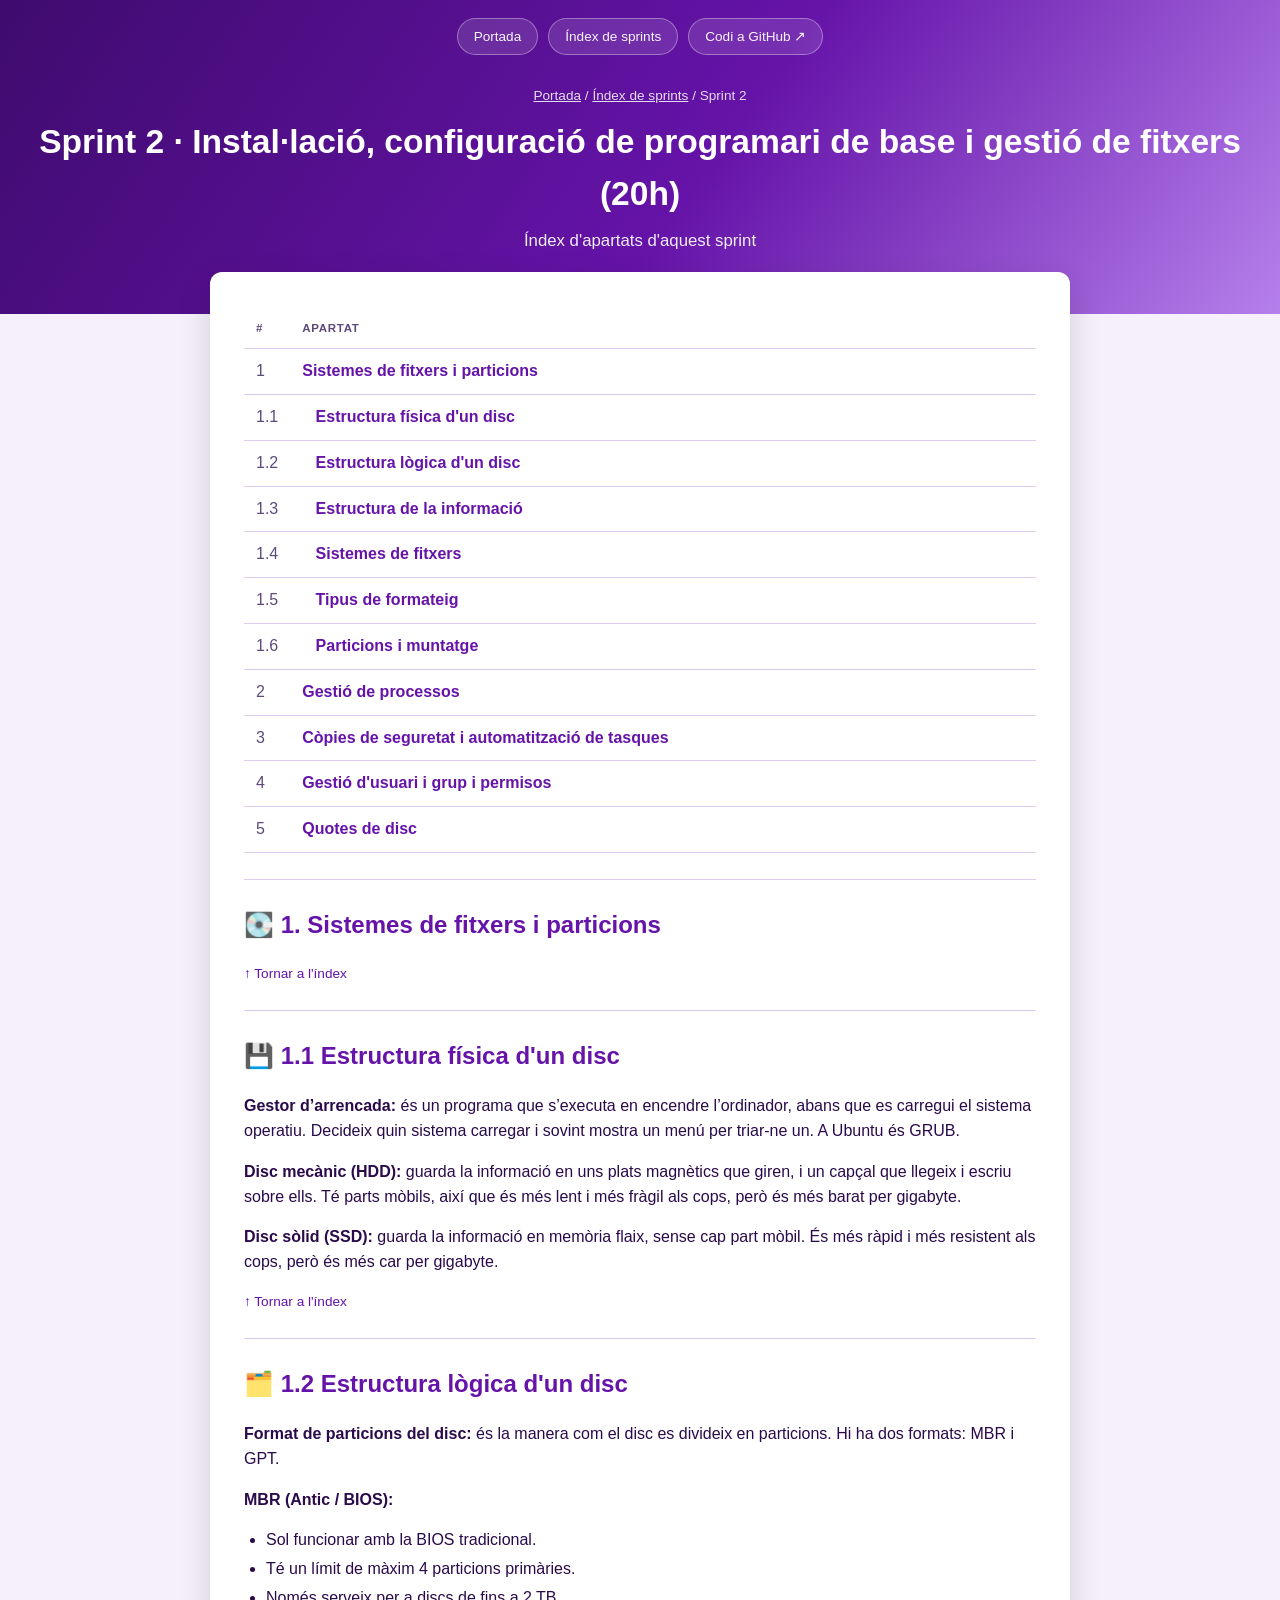
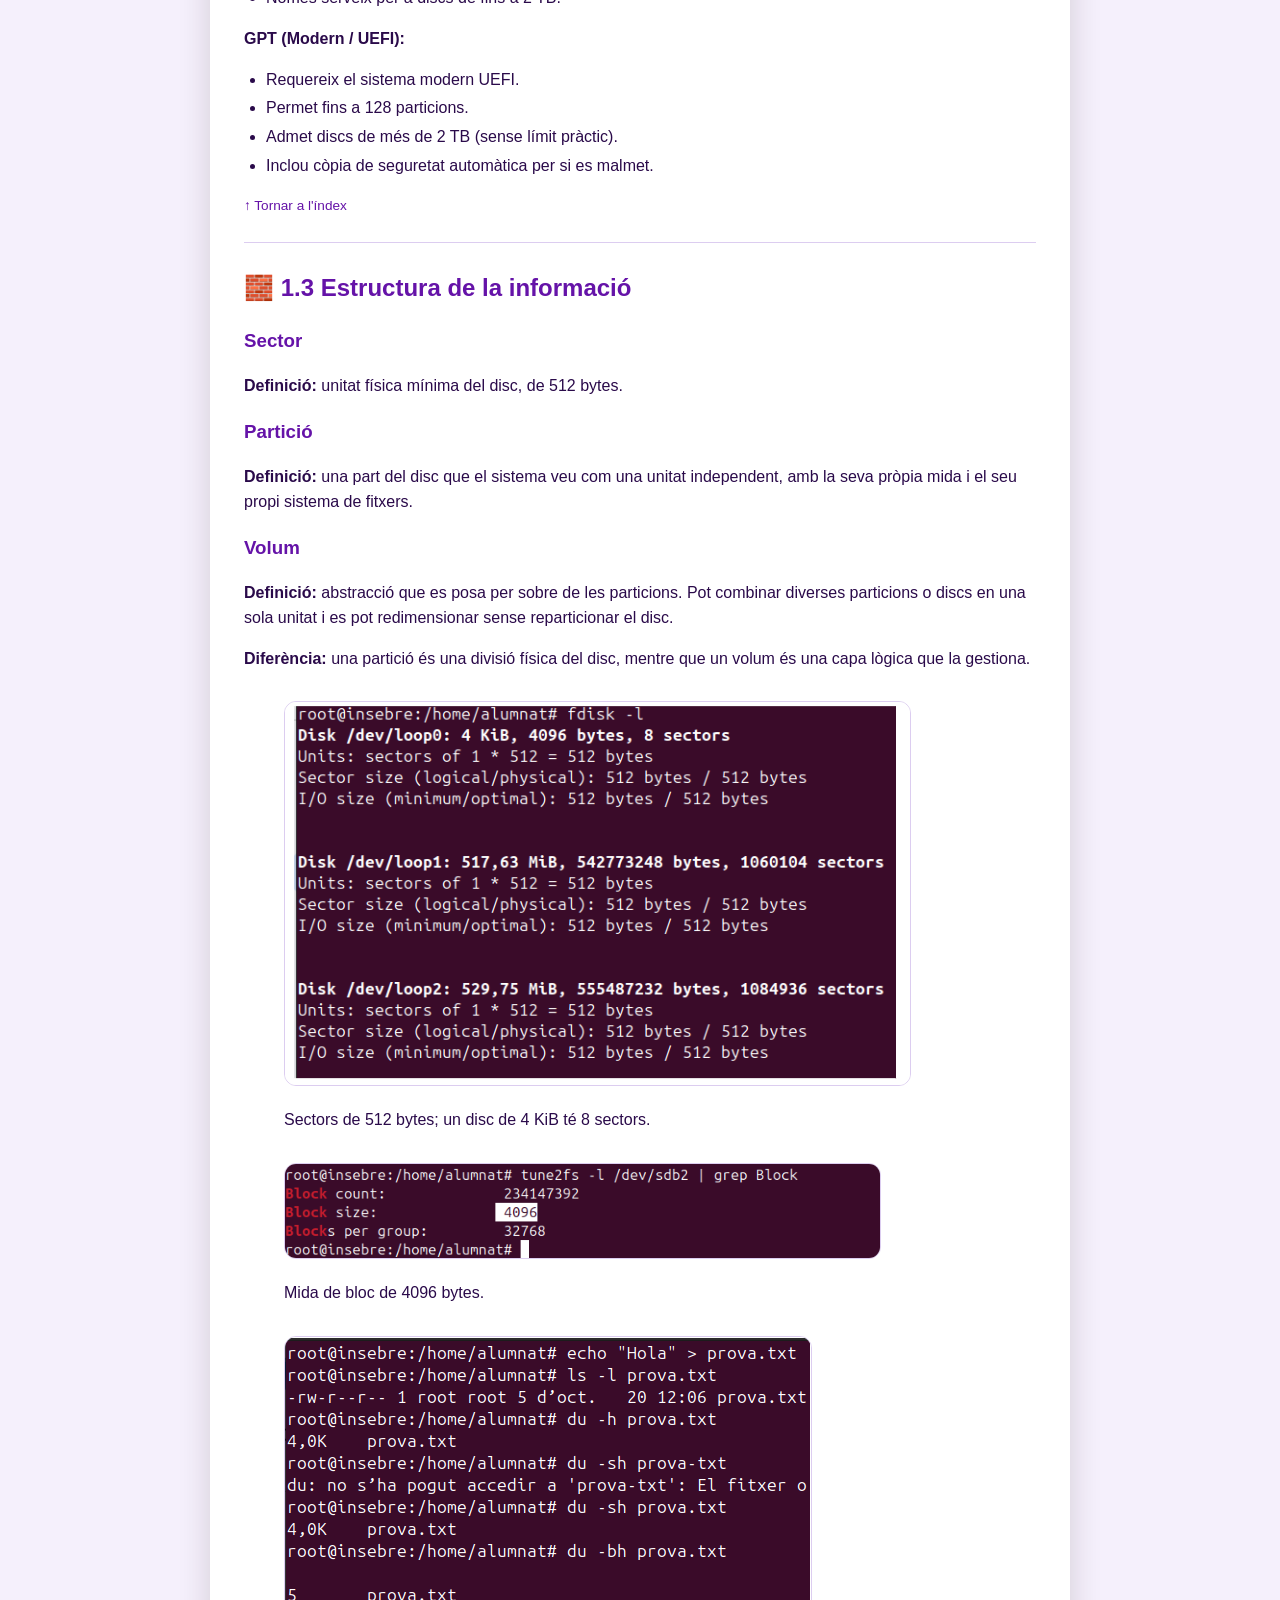
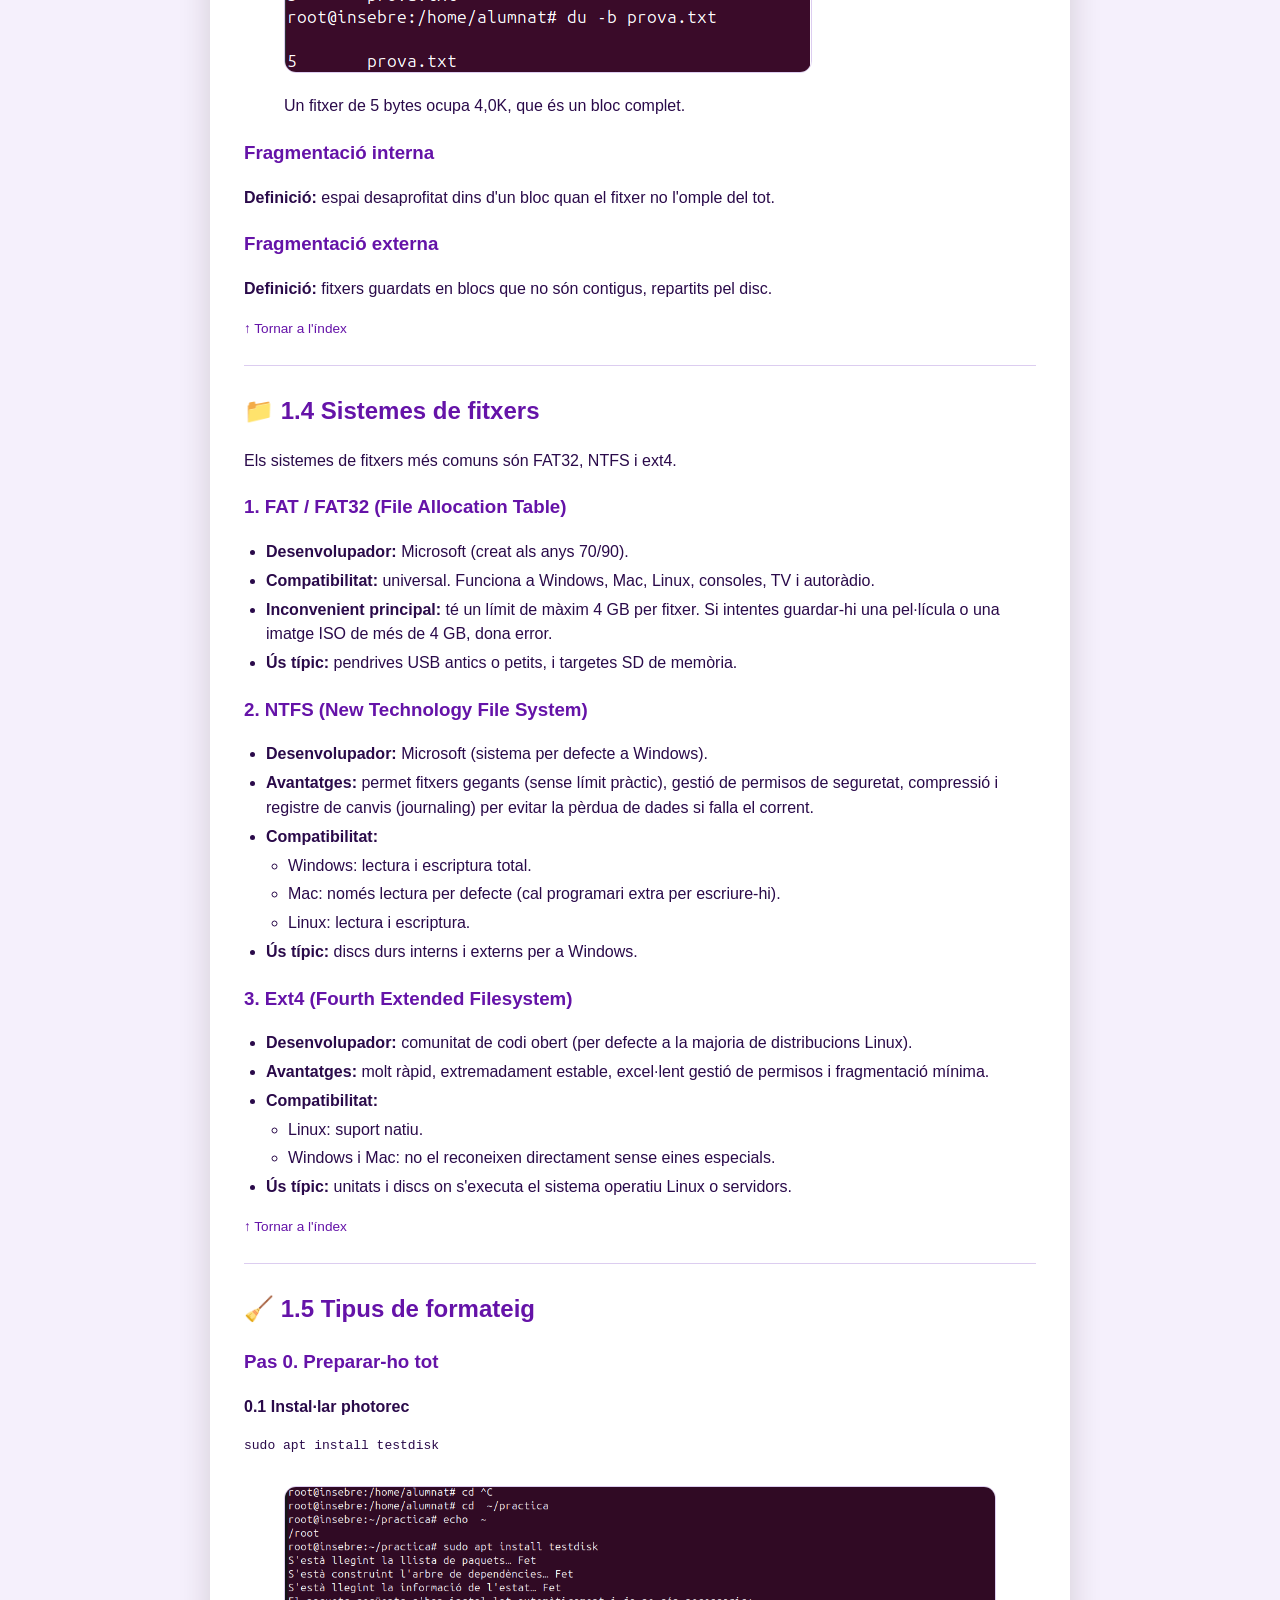
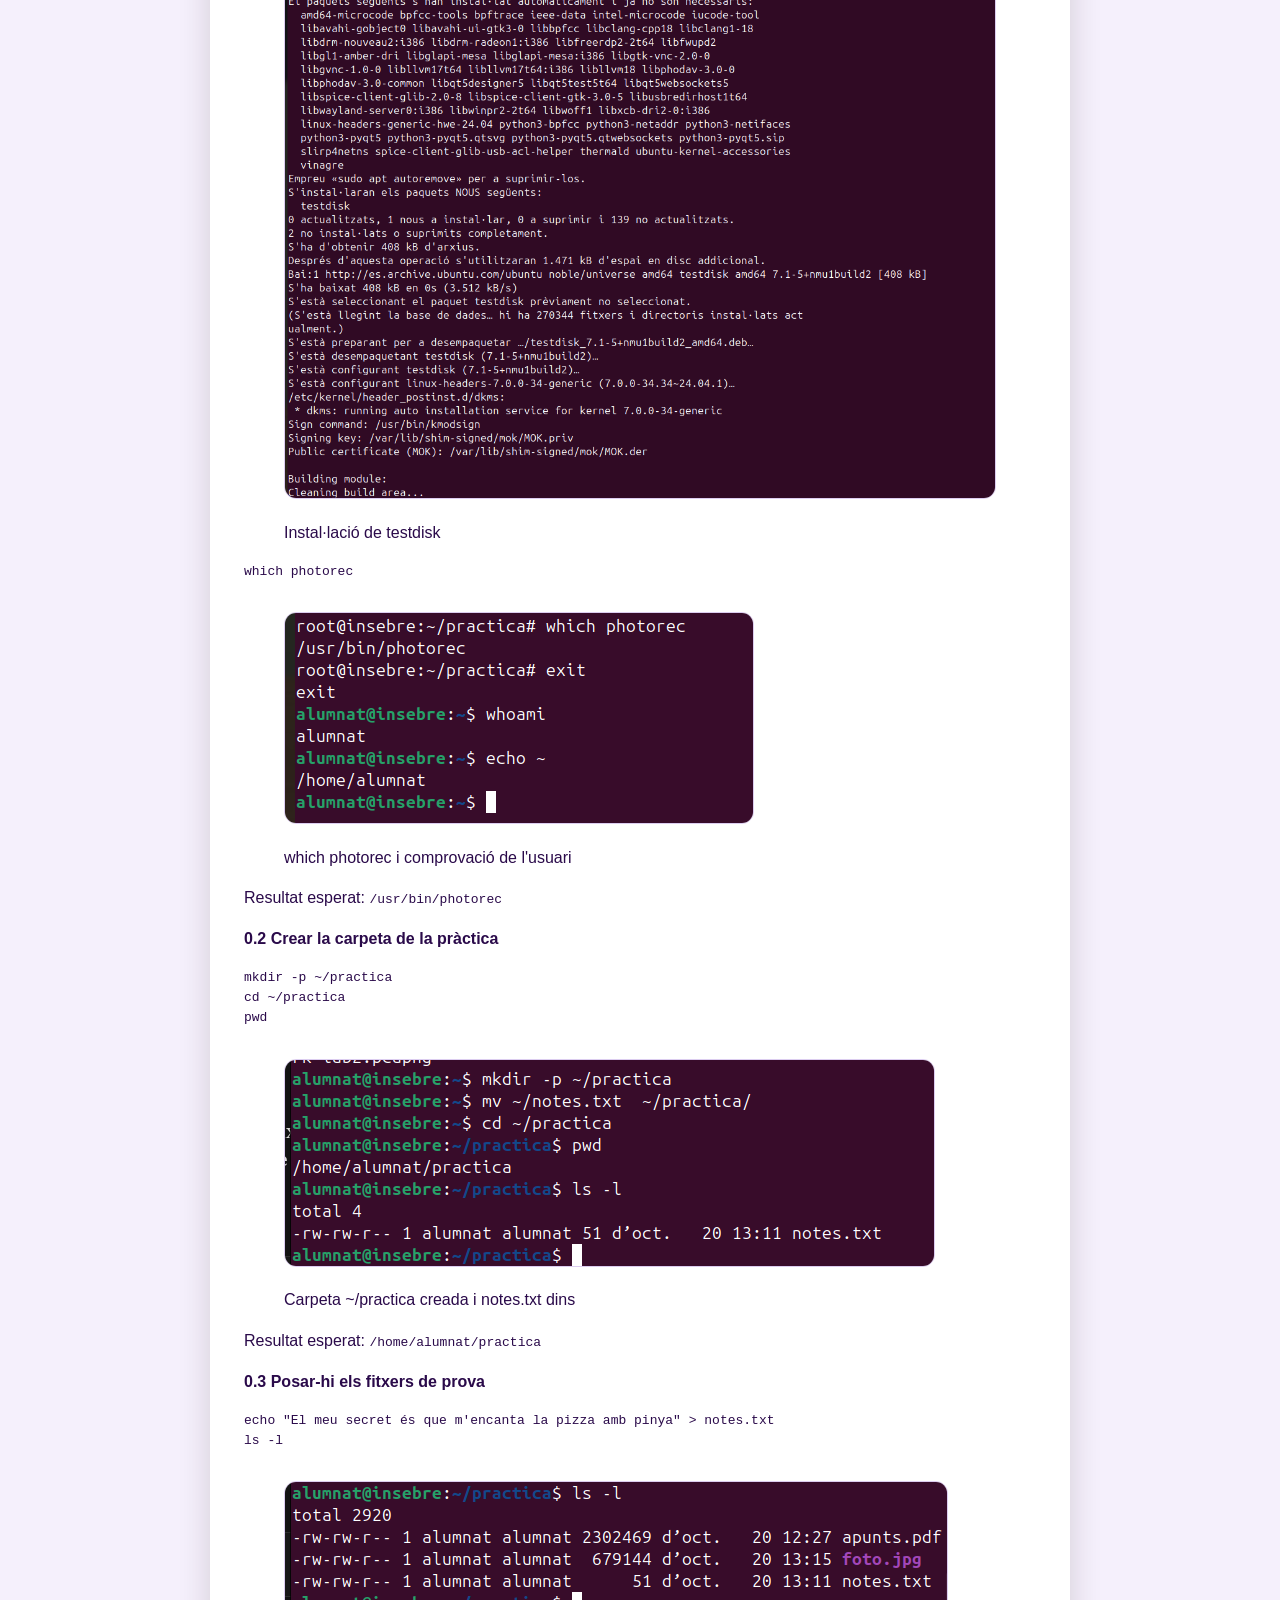
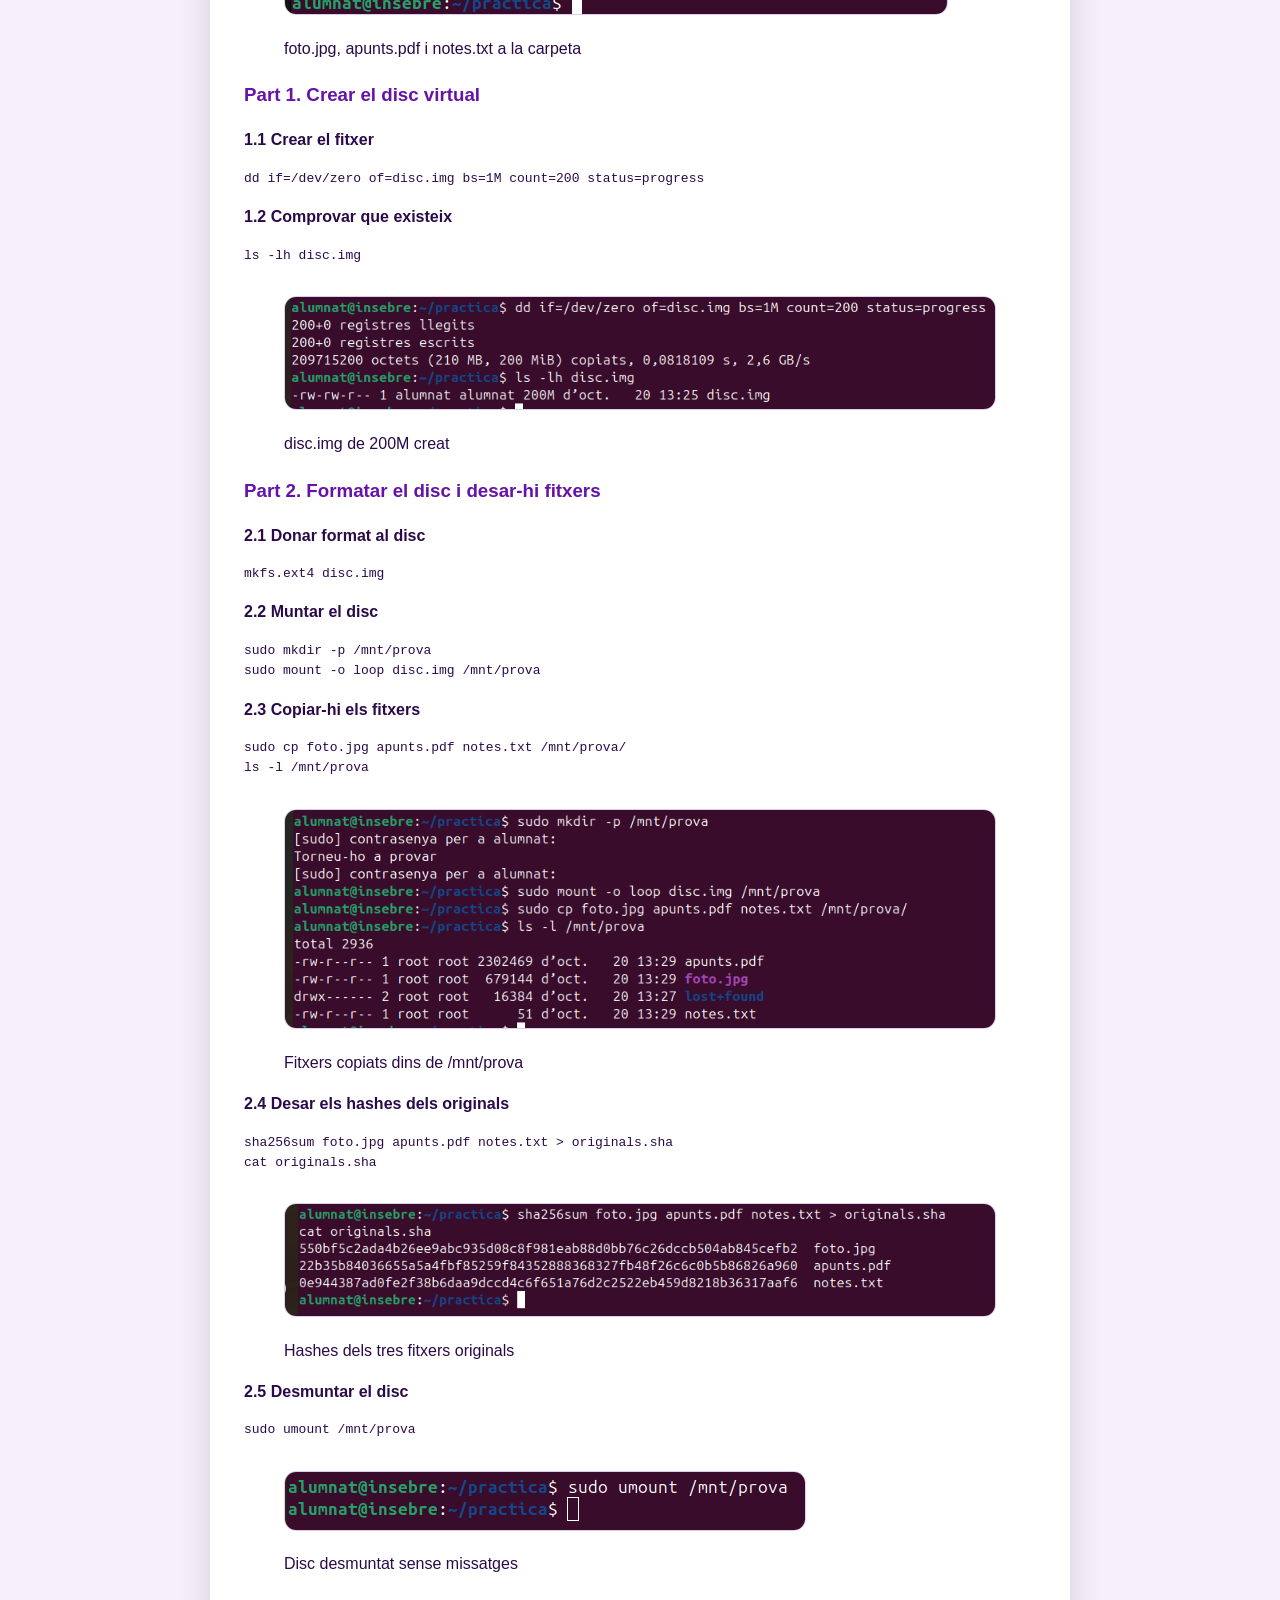
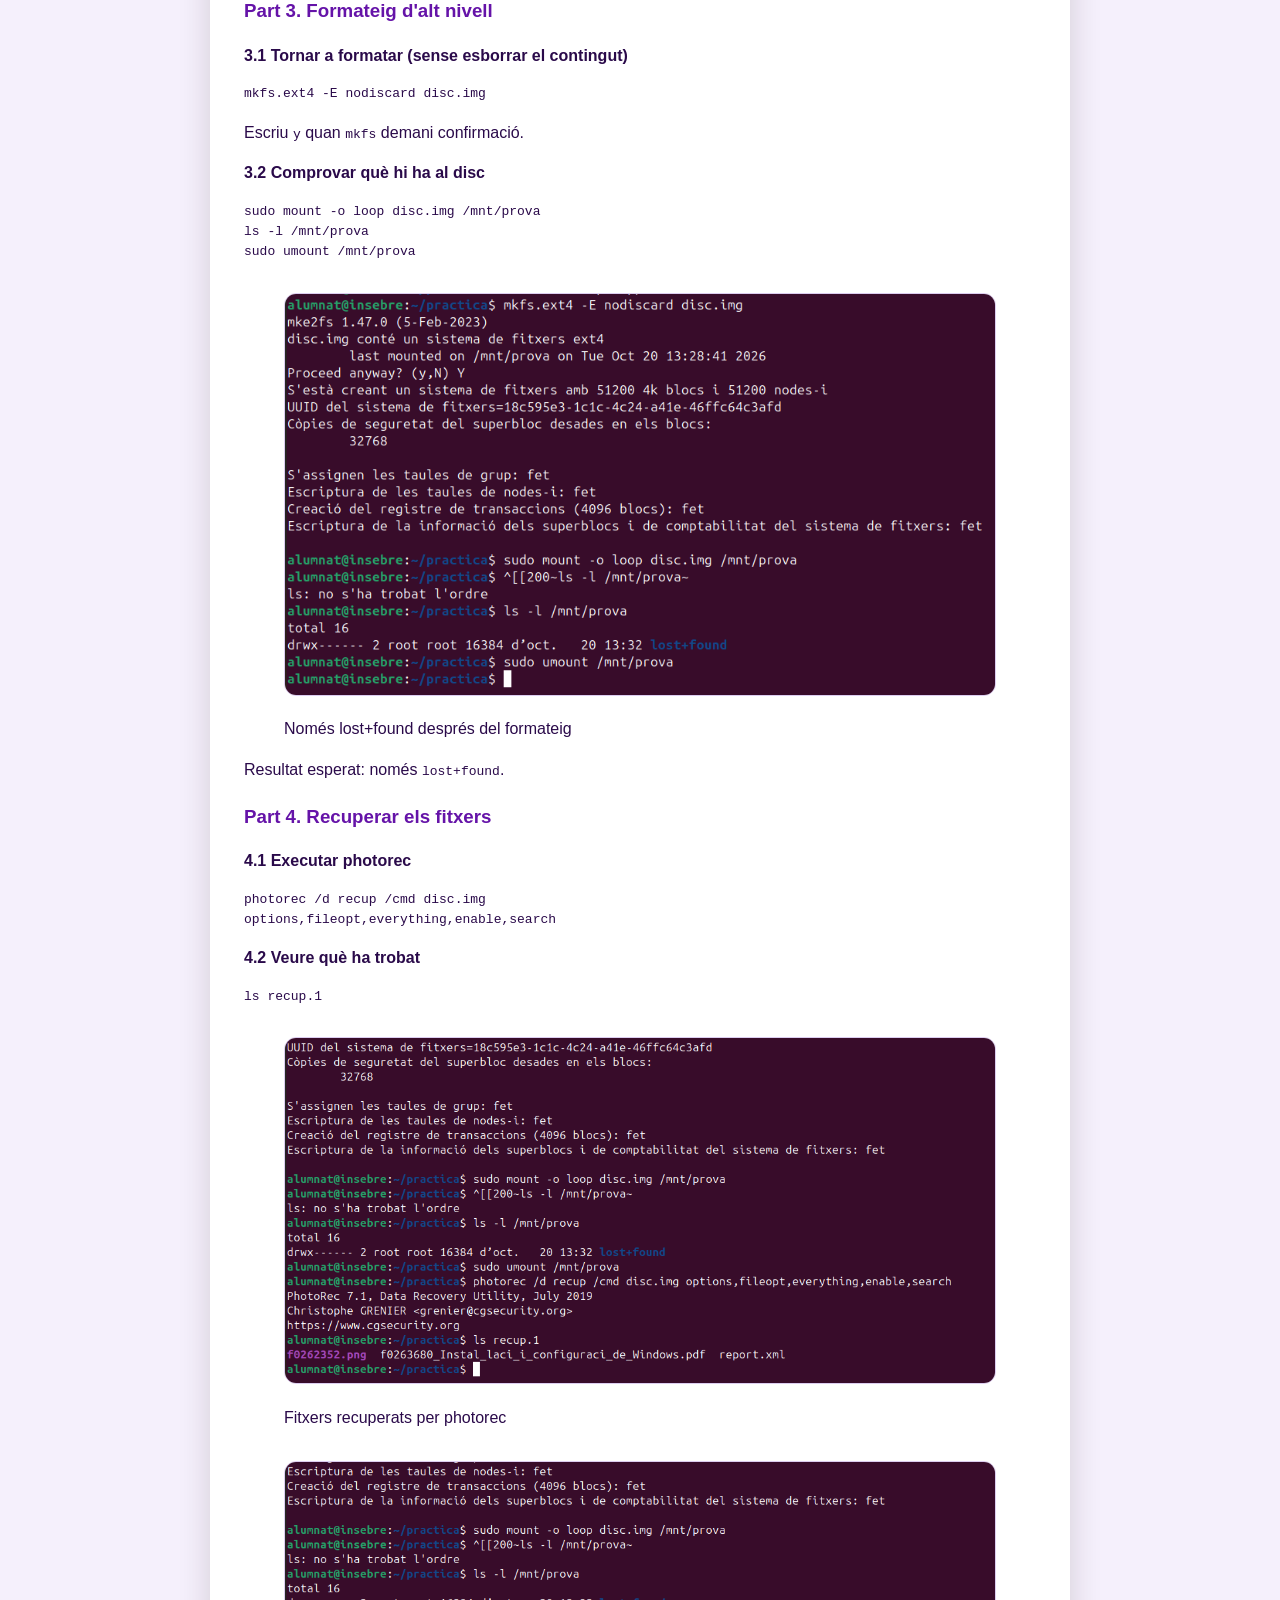
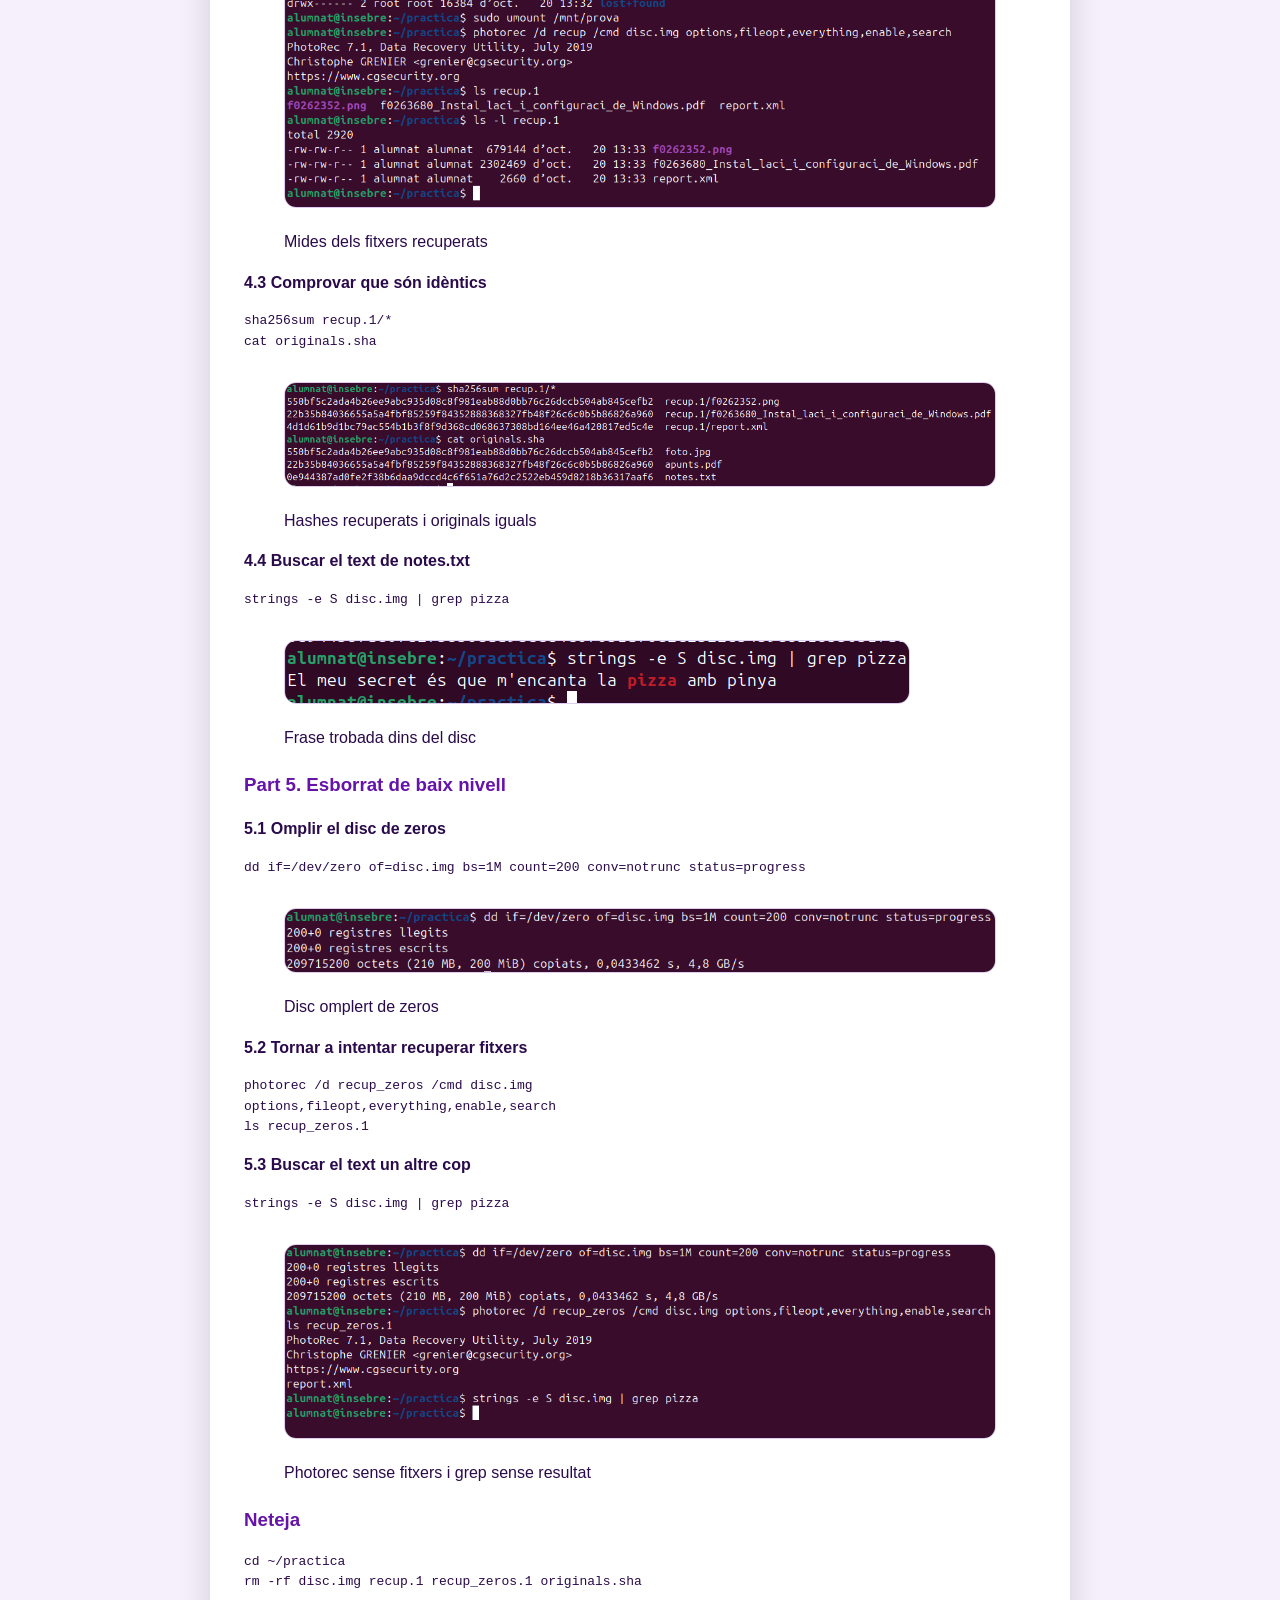
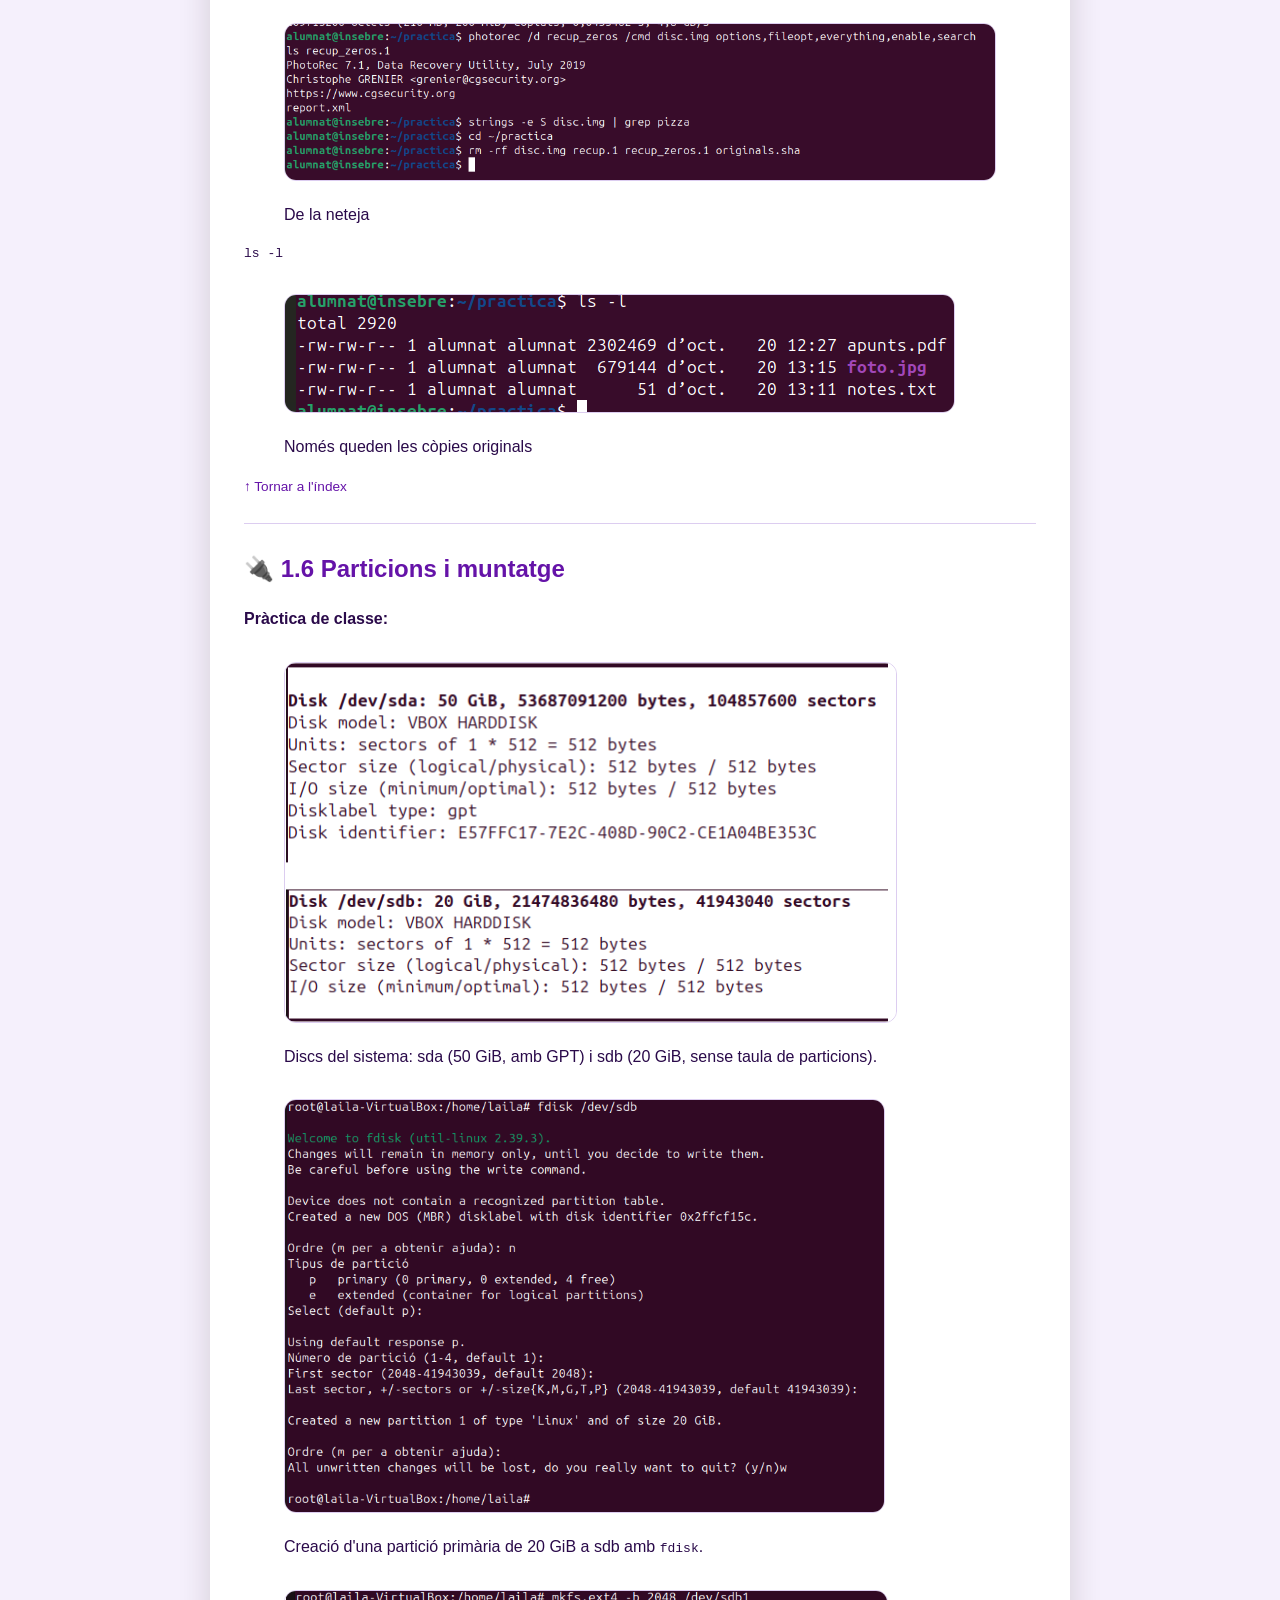
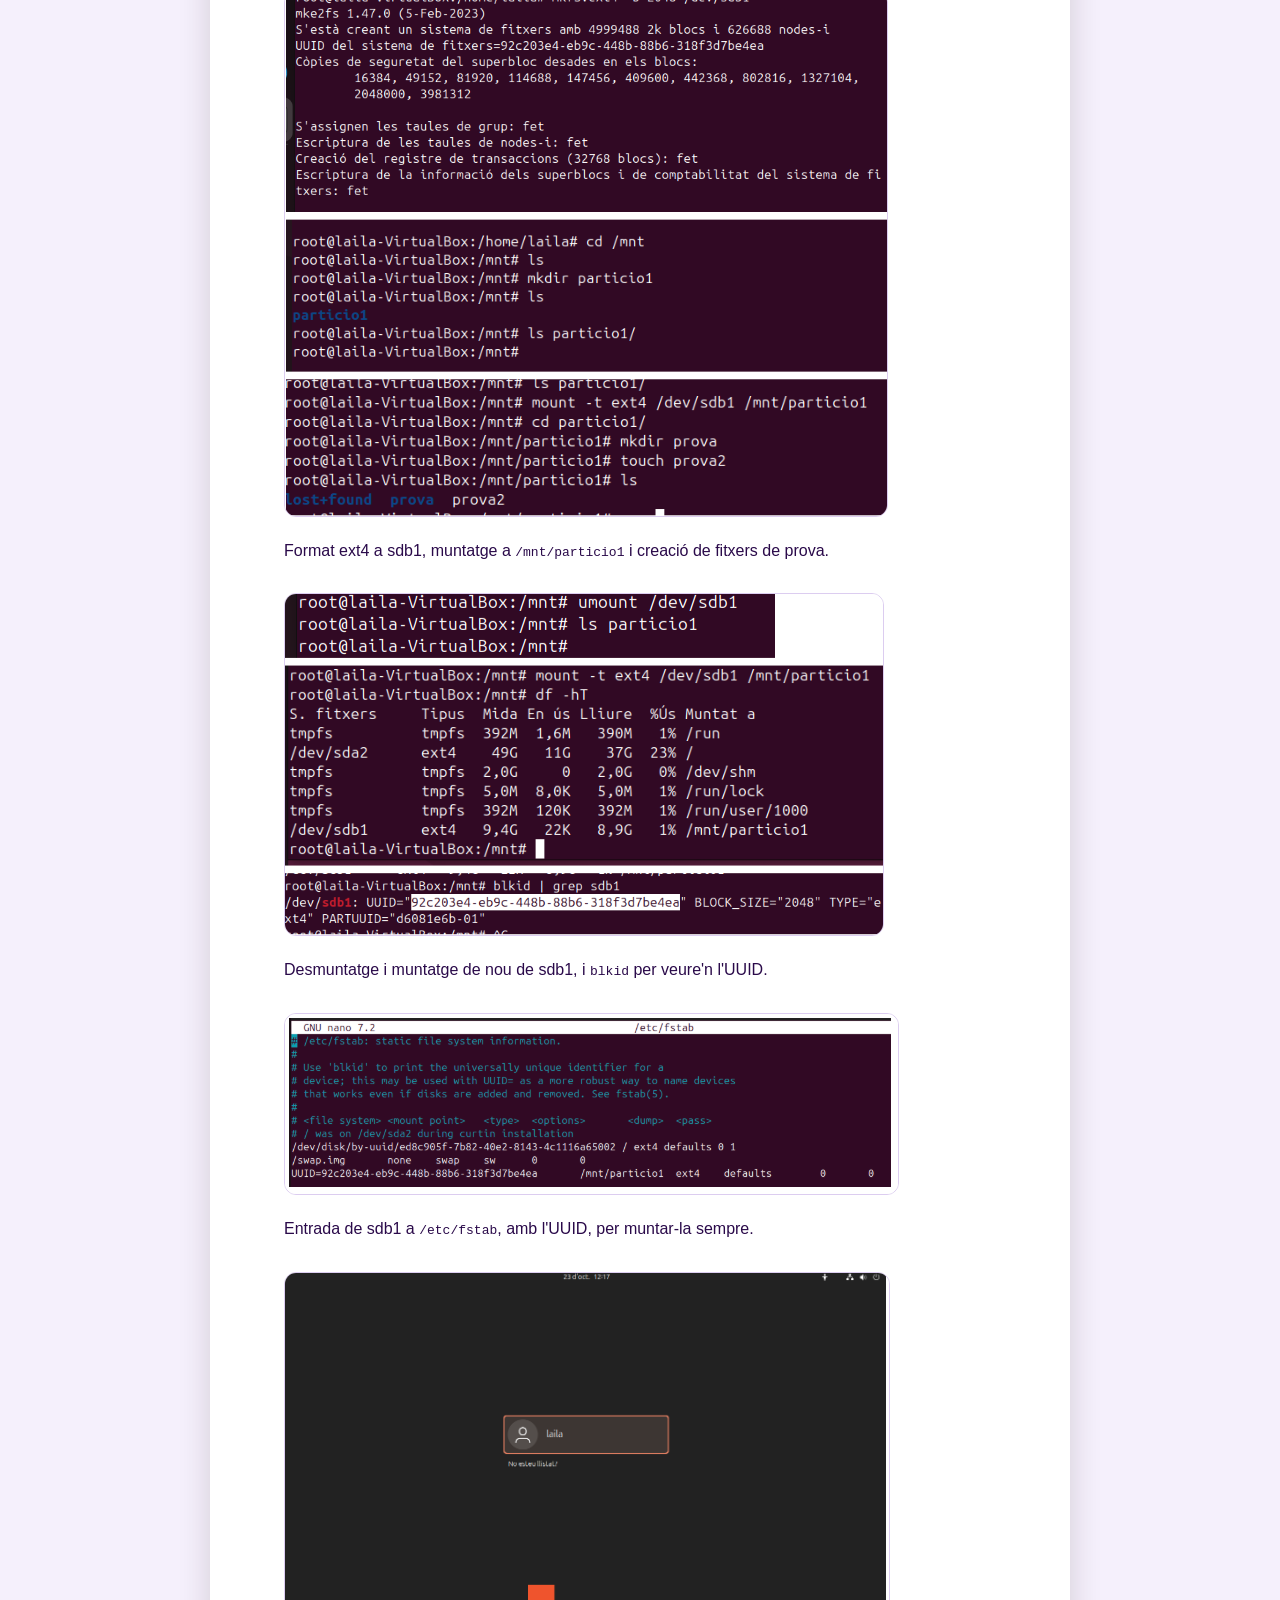
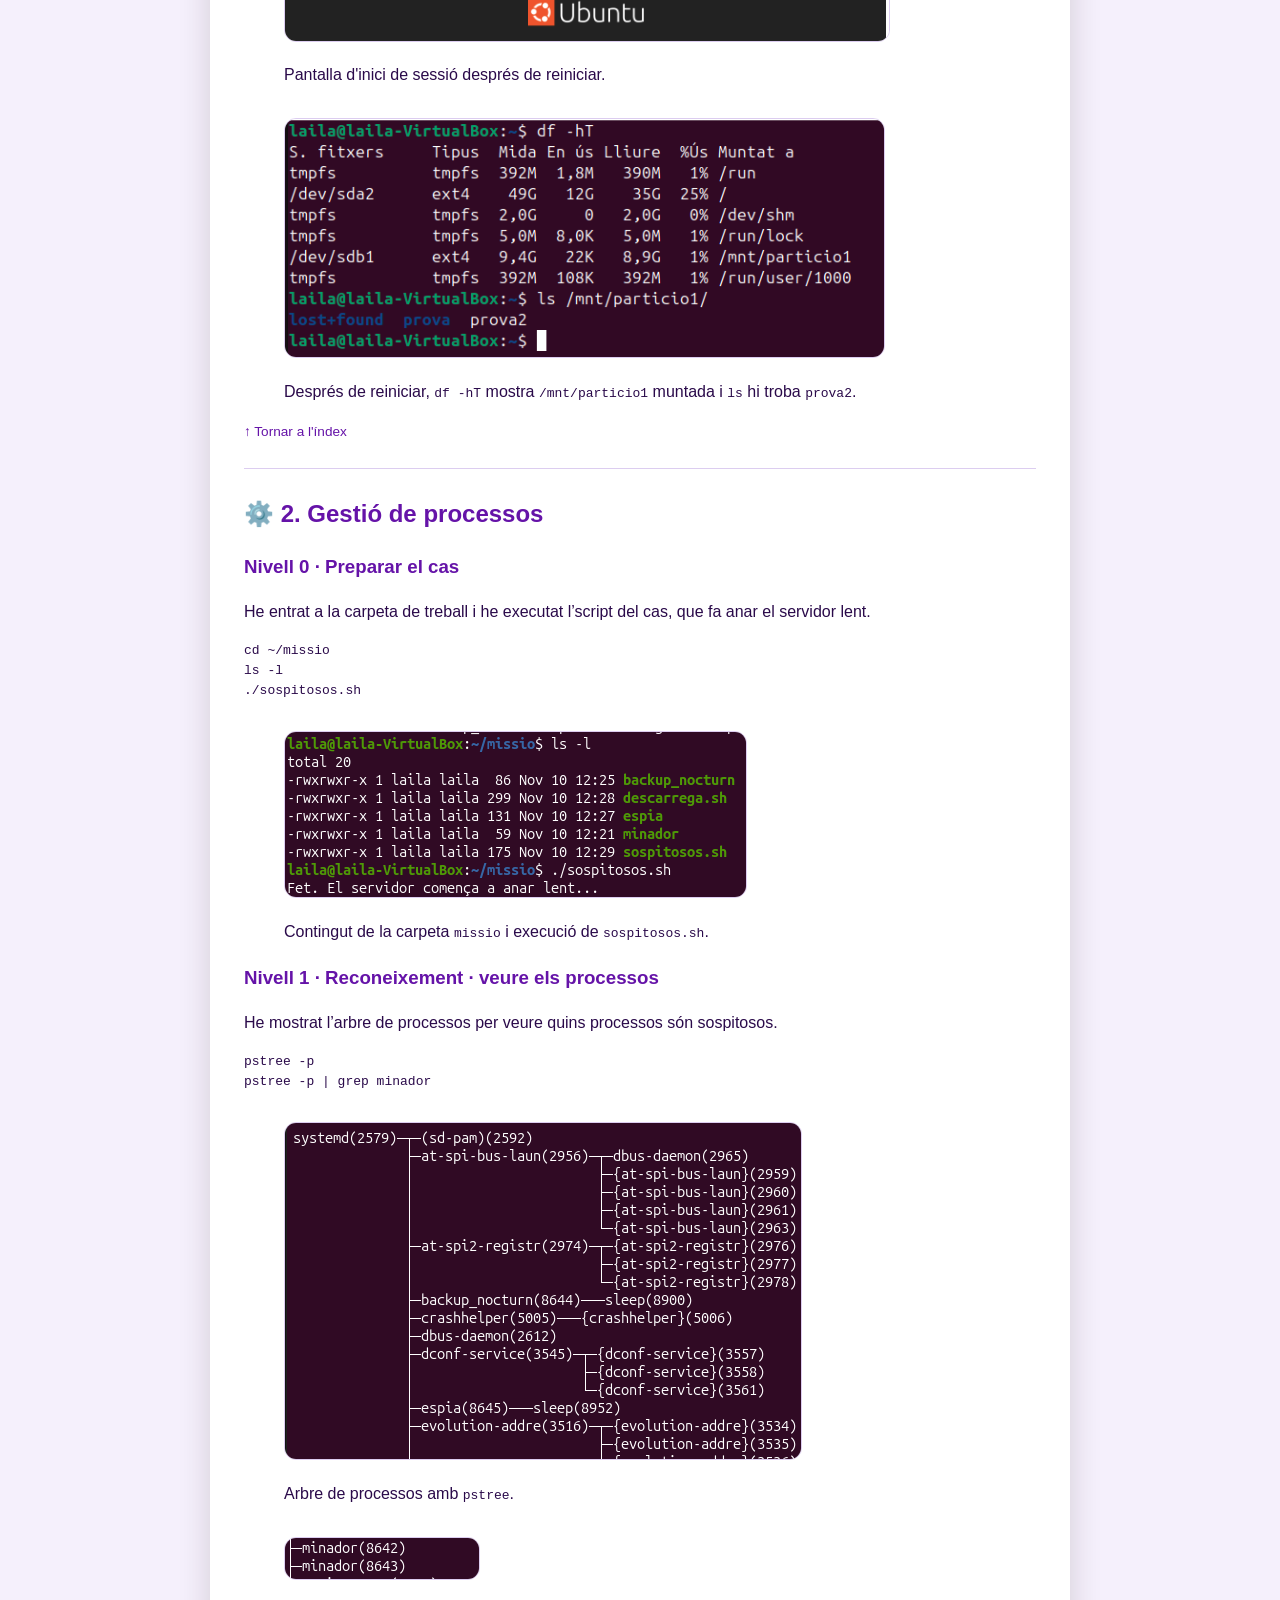
<file: sprint2/index.html>
<!DOCTYPE html>
<html lang="ca">
<head>
<meta charset="UTF-8">
<meta name="viewport" content="width=device-width, initial-scale=1.0">
<title>Sprint 2 · Instal·lació, configuració de programari de base i gestió de fitxers (20h)</title>
<link rel="stylesheet" href="../css/estils.css">
<style>
  .apartat h2, .apartat h3 { color: var(--teal); }
</style>
</head>
<body>

<header class="hero">
  <nav class="hero-nav">
    <a href="../index.html">Portada</a>
    <a href="../sprints.html">Índex de sprints</a>
    <a href="https://github.com/lailachoubani/sistemes_operatius" target="_blank" rel="noopener">Codi a GitHub ↗</a>
  </nav>
  <div class="hero-titol">
    <p class="miguetes"><a href="../index.html">Portada</a> / <a href="../sprints.html">Índex de sprints</a> / Sprint 2</p>
    <h1>Sprint 2 · Instal·lació, configuració de programari de base i gestió de fitxers (20h)</h1>
    <p class="subtitol">Índex d'apartats d'aquest sprint</p>
  </div>
</header>

<main class="contenidor">
  <section class="panell">
    <a id="index-apartats"></a>
    <table class="taula-apartats">
      <thead>
        <tr><th>#</th><th>Apartat</th></tr>
      </thead>
      <tbody>
        <tr><td>1</td><td><a href="#sistemes-fitxers-particions">Sistemes de fitxers i particions</a></td></tr>
        <tr><td>1.1</td><td>&nbsp;&nbsp;&nbsp;<a href="#estructura-fisica">Estructura física d'un disc</a></td></tr>
        <tr><td>1.2</td><td>&nbsp;&nbsp;&nbsp;<a href="#estructura-logica">Estructura lògica d'un disc</a></td></tr>
        <tr><td>1.3</td><td>&nbsp;&nbsp;&nbsp;<a href="#estructura-informacio">Estructura de la informació</a></td></tr>
        <tr><td>1.4</td><td>&nbsp;&nbsp;&nbsp;<a href="#sistemes-fitxers">Sistemes de fitxers</a></td></tr>
        <tr><td>1.5</td><td>&nbsp;&nbsp;&nbsp;<a href="#tipus-formateig">Tipus de formateig</a></td></tr>
        <tr><td>1.6</td><td>&nbsp;&nbsp;&nbsp;<a href="#particions-muntatge">Particions i muntatge</a></td></tr>
        <tr><td>2</td><td><a href="#gestio-processos">Gestió de processos</a></td></tr>
        <tr><td>3</td><td><a href="#copies-seguretat">Còpies de seguretat i automatització de tasques</a></td></tr>
        <tr><td>4</td><td><a href="#usuaris-grups-permisos">Gestió d'usuari i grup i permisos</a></td></tr>
        <tr><td>5</td><td><a href="#quotes-disc">Quotes de disc</a></td></tr>
      </tbody>
    </table>

    <article class="apartat" id="sistemes-fitxers-particions">
      <h2>💽 1. Sistemes de fitxers i particions</h2>
      <p class="tornar-index"><a href="#index-apartats">↑ Tornar a l'índex</a></p>
    </article>

    <article class="apartat" id="estructura-fisica">
      <h2>💾 1.1 Estructura física d'un disc</h2>
      <p><strong>Gestor d’arrencada:</strong> és un programa que s’executa en encendre l’ordinador, abans que es carregui el sistema operatiu. Decideix quin sistema carregar i sovint mostra un menú per triar-ne un. A Ubuntu és GRUB.</p>
      <p><strong>Disc mecànic (HDD):</strong> guarda la informació en uns plats magnètics que giren, i un capçal que llegeix i escriu sobre ells. Té parts mòbils, així que és més lent i més fràgil als cops, però és més barat per gigabyte.</p>
      <p><strong>Disc sòlid (SSD):</strong> guarda la informació en memòria flaix, sense cap part mòbil. És més ràpid i més resistent als cops, però és més car per gigabyte.</p>
      <p class="tornar-index"><a href="#index-apartats">↑ Tornar a l'índex</a></p>
    </article>

    <article class="apartat" id="estructura-logica">
      <h2>🗂️ 1.2 Estructura lògica d'un disc</h2>
      <p><strong>Format de particions del disc:</strong> és la manera com el disc es divideix en particions. Hi ha dos formats: MBR i GPT.</p>
      <p><strong>MBR (Antic / BIOS):</strong></p>
      <ul>
        <li>Sol funcionar amb la BIOS tradicional.</li>
        <li>Té un límit de màxim 4 particions primàries.</li>
        <li>Només serveix per a discs de fins a 2 TB.</li>
      </ul>
      <p><strong>GPT (Modern / UEFI):</strong></p>
      <ul>
        <li>Requereix el sistema modern UEFI.</li>
        <li>Permet fins a 128 particions.</li>
        <li>Admet discs de més de 2 TB (sense límit pràctic).</li>
        <li>Inclou còpia de seguretat automàtica per si es malmet.</li>
      </ul>
      <p class="tornar-index"><a href="#index-apartats">↑ Tornar a l'índex</a></p>
    </article>

    <article class="apartat" id="estructura-informacio">
      <h2>🧱 1.3 Estructura de la informació</h2>
      <h3>Sector</h3>
      <p><strong>Definició:</strong> unitat física mínima del disc, de 512 bytes.</p>

      <h3>Partició</h3>
      <p><strong>Definició:</strong> una part del disc que el sistema veu com una unitat independent, amb la seva pròpia mida i el seu propi sistema de fitxers.</p>

      <h3>Volum</h3>
      <p><strong>Definició:</strong> abstracció que es posa per sobre de les particions. Pot combinar diverses particions o discs en una sola unitat i es pot redimensionar sense reparticionar el disc.</p>
      <p><strong>Diferència:</strong> una partició és una divisió física del disc, mentre que un volum és una capa lògica que la gestiona.</p>

      <figure><img src="captures/estructura-informacio/01-fdisk-sectors.png" alt="fdisk -l: sectors de 512 bytes"><figcaption>Sectors de 512 bytes; un disc de 4 KiB té 8 sectors.</figcaption></figure>
      <figure><img src="captures/estructura-informacio/02-tune2fs-bloc.png" alt="tune2fs: mida de bloc de 4096 bytes"><figcaption>Mida de bloc de 4096 bytes.</figcaption></figure>
      <figure><img src="captures/estructura-informacio/03-du-fragmentacio-interna.png" alt="du: fitxer de 5 bytes que ocupa 4,0K"><figcaption>Un fitxer de 5 bytes ocupa 4,0K, que és un bloc complet.</figcaption></figure>

      <h3>Fragmentació interna</h3>
      <p><strong>Definició:</strong> espai desaprofitat dins d'un bloc quan el fitxer no l'omple del tot.</p>

      <h3>Fragmentació externa</h3>
      <p><strong>Definició:</strong> fitxers guardats en blocs que no són contigus, repartits pel disc.</p>
      <p class="tornar-index"><a href="#index-apartats">↑ Tornar a l'índex</a></p>
    </article>

    <article class="apartat" id="sistemes-fitxers">
      <h2>📁 1.4 Sistemes de fitxers</h2>
      <p>Els sistemes de fitxers més comuns són FAT32, NTFS i ext4.</p>

      <h3>1. FAT / FAT32 (File Allocation Table)</h3>
      <ul>
        <li><strong>Desenvolupador:</strong> Microsoft (creat als anys 70/90).</li>
        <li><strong>Compatibilitat:</strong> universal. Funciona a Windows, Mac, Linux, consoles, TV i autoràdio.</li>
        <li><strong>Inconvenient principal:</strong> té un límit de màxim 4 GB per fitxer. Si intentes guardar-hi una pel·lícula o una imatge ISO de més de 4 GB, dona error.</li>
        <li><strong>Ús típic:</strong> pendrives USB antics o petits, i targetes SD de memòria.</li>
      </ul>

      <h3>2. NTFS (New Technology File System)</h3>
      <ul>
        <li><strong>Desenvolupador:</strong> Microsoft (sistema per defecte a Windows).</li>
        <li><strong>Avantatges:</strong> permet fitxers gegants (sense límit pràctic), gestió de permisos de seguretat, compressió i registre de canvis (journaling) per evitar la pèrdua de dades si falla el corrent.</li>
        <li><strong>Compatibilitat:</strong>
          <ul>
            <li>Windows: lectura i escriptura total.</li>
            <li>Mac: només lectura per defecte (cal programari extra per escriure-hi).</li>
            <li>Linux: lectura i escriptura.</li>
          </ul>
        </li>
        <li><strong>Ús típic:</strong> discs durs interns i externs per a Windows.</li>
      </ul>

      <h3>3. Ext4 (Fourth Extended Filesystem)</h3>
      <ul>
        <li><strong>Desenvolupador:</strong> comunitat de codi obert (per defecte a la majoria de distribucions Linux).</li>
        <li><strong>Avantatges:</strong> molt ràpid, extremadament estable, excel·lent gestió de permisos i fragmentació mínima.</li>
        <li><strong>Compatibilitat:</strong>
          <ul>
            <li>Linux: suport natiu.</li>
            <li>Windows i Mac: no el reconeixen directament sense eines especials.</li>
          </ul>
        </li>
        <li><strong>Ús típic:</strong> unitats i discs on s'executa el sistema operatiu Linux o servidors.</li>
      </ul>
      <p class="tornar-index"><a href="#index-apartats">↑ Tornar a l'índex</a></p>
    </article>

        <article class="apartat" id="tipus-formateig">
      <h2>🧹 1.5 Tipus de formateig</h2>
<h3>Pas 0. Preparar-ho tot</h3>
<p><strong>0.1 Instal·lar photorec</strong></p><pre><code>sudo apt install testdisk</code></pre><figure><img src="captures/tipus-formateig/01-captura-0-1-testdisk.png" alt="Captura 0.1: instal·lació de testdisk"><figcaption>Instal·lació de testdisk</figcaption></figure><pre><code>which photorec</code></pre><figure><img src="captures/tipus-formateig/02-captura-0-1-which-photorec.png" alt="Captura 0.1: which photorec i comprovació de l&#x27;usuari"><figcaption>which photorec i comprovació de l&#x27;usuari</figcaption></figure><p>Resultat esperat: <code>/usr/bin/photorec</code></p>
<p><strong>0.2 Crear la carpeta de la pràctica</strong></p><pre><code>mkdir -p ~/practica
cd ~/practica
pwd</code></pre><figure><img src="captures/tipus-formateig/03-captura-0-2-carpeta.png" alt="Captura 0.2: carpeta ~/practica creada i notes.txt dins"><figcaption>Carpeta ~/practica creada i notes.txt dins</figcaption></figure><p>Resultat esperat: <code>/home/alumnat/practica</code></p>
<p><strong>0.3 Posar-hi els fitxers de prova</strong></p><pre><code>echo &quot;El meu secret és que m&#x27;encanta la pizza amb pinya&quot; &gt; notes.txt
ls -l</code></pre><figure><img src="captures/tipus-formateig/04-captura-0-3-fitxers.png" alt="Captura 0.3: foto.jpg, apunts.pdf i notes.txt a la carpeta"><figcaption>foto.jpg, apunts.pdf i notes.txt a la carpeta</figcaption></figure>
<h3>Part 1. Crear el disc virtual</h3>
<p><strong>1.1 Crear el fitxer</strong></p><pre><code>dd if=/dev/zero of=disc.img bs=1M count=200 status=progress</code></pre>
<p><strong>1.2 Comprovar que existeix</strong></p><pre><code>ls -lh disc.img</code></pre><figure><img src="captures/tipus-formateig/05-captura-1-2-disc-img.png" alt="Captura 1.2: disc.img de 200M creat"><figcaption>disc.img de 200M creat</figcaption></figure>
<h3>Part 2. Formatar el disc i desar-hi fitxers</h3>
<p><strong>2.1 Donar format al disc</strong></p><pre><code>mkfs.ext4 disc.img</code></pre>
<p><strong>2.2 Muntar el disc</strong></p><pre><code>sudo mkdir -p /mnt/prova
sudo mount -o loop disc.img /mnt/prova</code></pre>
<p><strong>2.3 Copiar-hi els fitxers</strong></p><pre><code>sudo cp foto.jpg apunts.pdf notes.txt /mnt/prova/
ls -l /mnt/prova</code></pre><figure><img src="captures/tipus-formateig/06-captura-2-3-copia.png" alt="Captura 2.3: fitxers copiats dins de /mnt/prova"><figcaption>Fitxers copiats dins de /mnt/prova</figcaption></figure>
<p><strong>2.4 Desar els hashes dels originals</strong></p><pre><code>sha256sum foto.jpg apunts.pdf notes.txt &gt; originals.sha
cat originals.sha</code></pre><figure><img src="captures/tipus-formateig/07-captura-2-4-hashes.png" alt="Captura 2.4: hashes dels tres fitxers originals"><figcaption>Hashes dels tres fitxers originals</figcaption></figure>
<p><strong>2.5 Desmuntar el disc</strong></p><pre><code>sudo umount /mnt/prova</code></pre><figure><img src="captures/tipus-formateig/08-captura-2-5-desmuntat.png" alt="Captura 2.5: disc desmuntat sense missatges"><figcaption>Disc desmuntat sense missatges</figcaption></figure>
<h3>Part 3. Formateig d'alt nivell</h3>
<p><strong>3.1 Tornar a formatar (sense esborrar el contingut)</strong></p><pre><code>mkfs.ext4 -E nodiscard disc.img</code></pre><p>Escriu <code>y</code> quan <code>mkfs</code> demani confirmació.</p>
<p><strong>3.2 Comprovar què hi ha al disc</strong></p><pre><code>sudo mount -o loop disc.img /mnt/prova
ls -l /mnt/prova
sudo umount /mnt/prova</code></pre><figure><img src="captures/tipus-formateig/09-captura-3-2-lost-found.png" alt="Captura 3.2: només lost+found després del formateig"><figcaption>Només lost+found després del formateig</figcaption></figure><p>Resultat esperat: només <code>lost+found</code>.</p>
<h3>Part 4. Recuperar els fitxers</h3>
<p><strong>4.1 Executar photorec</strong></p><pre><code>photorec /d recup /cmd disc.img
options,fileopt,everything,enable,search</code></pre>
<p><strong>4.2 Veure què ha trobat</strong></p><pre><code>ls recup.1</code></pre><figure><img src="captures/tipus-formateig/10-captura-4-2-recuperats.png" alt="Captura 4.2: fitxers recuperats per photorec"><figcaption>Fitxers recuperats per photorec</figcaption></figure><figure><img src="captures/tipus-formateig/11-captura-4-2-mides.png" alt="Captura 4.2: mides dels fitxers recuperats"><figcaption>Mides dels fitxers recuperats</figcaption></figure>
<p><strong>4.3 Comprovar que són idèntics</strong></p><pre><code>sha256sum recup.1/*
cat originals.sha</code></pre><figure><img src="captures/tipus-formateig/12-captura-4-3-hashes.png" alt="Captura 4.3: hashes recuperats i originals iguals"><figcaption>Hashes recuperats i originals iguals</figcaption></figure>
<p><strong>4.4 Buscar el text de notes.txt</strong></p><pre><code>strings -e S disc.img | grep pizza</code></pre><figure><img src="captures/tipus-formateig/13-captura-4-4-strings.png" alt="Captura 4.4: frase trobada dins del disc"><figcaption>Frase trobada dins del disc</figcaption></figure>
<h3>Part 5. Esborrat de baix nivell</h3>
<p><strong>5.1 Omplir el disc de zeros</strong></p><pre><code>dd if=/dev/zero of=disc.img bs=1M count=200 conv=notrunc status=progress</code></pre><figure><img src="captures/tipus-formateig/14-captura-5-1-zeros.png" alt="Captura 5.1: disc omplert de zeros"><figcaption>Disc omplert de zeros</figcaption></figure>
<p><strong>5.2 Tornar a intentar recuperar fitxers</strong></p><pre><code>photorec /d recup_zeros /cmd disc.img
options,fileopt,everything,enable,search
ls recup_zeros.1</code></pre>
<p><strong>5.3 Buscar el text un altre cop</strong></p><pre><code>strings -e S disc.img | grep pizza</code></pre><figure><img src="captures/tipus-formateig/15-captura-5-2-5-3-sense-fitxers.png" alt="Captura 5.2 i 5.3: photorec sense fitxers i grep sense resultat"><figcaption>Photorec sense fitxers i grep sense resultat</figcaption></figure>
<h3>Neteja</h3>
<pre><code>cd ~/practica
rm -rf disc.img recup.1 recup_zeros.1 originals.sha</code></pre><figure><img src="captures/tipus-formateig/16-captura-neteja.png" alt="Captura de la neteja"><figcaption>De la neteja</figcaption></figure><pre><code>ls -l</code></pre><figure><img src="captures/tipus-formateig/17-captura-neteja-ls.png" alt="Captura: només queden les còpies originals"><figcaption>Només queden les còpies originals</figcaption></figure>
      <p class="tornar-index"><a href="#index-apartats">↑ Tornar a l'índex</a></p>
    </article>

    <article class="apartat" id="particions-muntatge">
      <h2>🔌 1.6 Particions i muntatge</h2>
      <p><strong>Pràctica de classe:</strong></p>
      <figure><img src="captures/particions-muntatge/01-discs.png" alt="Discs sda i sdb"><figcaption>Discs del sistema: sda (50 GiB, amb GPT) i sdb (20 GiB, sense taula de particions).</figcaption></figure>
      <figure><img src="captures/particions-muntatge/02-fdisk.png" alt="fdisk creant una partició a sdb"><figcaption>Creació d'una partició primària de 20 GiB a sdb amb <code>fdisk</code>.</figcaption></figure>
      <figure><img src="captures/particions-muntatge/03-mkfs-mount.png" alt="mkfs.ext4, muntatge i fitxer de prova"><figcaption>Format ext4 a sdb1, muntatge a <code>/mnt/particio1</code> i creació de fitxers de prova.</figcaption></figure>
      <figure><img src="captures/particions-muntatge/04-umount-blkid.png" alt="umount, muntatge i blkid"><figcaption>Desmuntatge i muntatge de nou de sdb1, i <code>blkid</code> per veure'n l'UUID.</figcaption></figure>
      <figure><img src="captures/particions-muntatge/05-fstab.png" alt="Entrada de sdb1 a /etc/fstab"><figcaption>Entrada de sdb1 a <code>/etc/fstab</code>, amb l'UUID, per muntar-la sempre.</figcaption></figure>
      <figure><img src="captures/particions-muntatge/06-login.png" alt="Pantalla d'inici de sessió"><figcaption>Pantalla d'inici de sessió després de reiniciar.</figcaption></figure>
      <figure><img src="captures/particions-muntatge/07-df-final.png" alt="df -hT i ls de la partició muntada"><figcaption>Després de reiniciar, <code>df -hT</code> mostra <code>/mnt/particio1</code> muntada i <code>ls</code> hi troba <code>prova2</code>.</figcaption></figure>
      <p class="tornar-index"><a href="#index-apartats">↑ Tornar a l'índex</a></p>
    </article>
    <article class="apartat" id="gestio-processos">
      <h2>⚙️ 2. Gestió de processos</h2>
      <h3>Nivell 0 · Preparar el cas</h3>
      <p>He entrat a la carpeta de treball i he executat l’script del cas, que fa anar el servidor lent.</p>
      <pre><code>cd ~/missio
ls -l
./sospitosos.sh</code></pre>
      <figure><img src="captures/processos/00-1.png" alt="Contingut de la carpeta missio i execució de sospitosos.sh."><figcaption>Contingut de la carpeta <code>missio</code> i execució de <code>sospitosos.sh</code>.</figcaption></figure>

      <h3>Nivell 1 · Reconeixement · veure els processos</h3>
      <p>He mostrat l’arbre de processos per veure quins processos són sospitosos.</p>
      <pre><code>pstree -p
pstree -p | grep minador</code></pre>
      <figure><img src="captures/processos/01-1.png" alt="Arbre de processos amb pstree."><figcaption>Arbre de processos amb <code>pstree</code>.</figcaption></figure>
      <figure><img src="captures/processos/01-2.png" alt="Els dos processos minador (PID 8642 i 8643)."><figcaption>Els dos processos <code>minador</code> (PID 8642 i 8643).</figcaption></figure>

      <h3>Nivell 2 · Qui consumeix més?</h3>
      <p>He mirat quins processos consumeixen més CPU amb <code>top</code>.</p>
      <pre><code>top</code></pre>
      <figure><img src="captures/processos/02-1.png" alt="Els processos minador (PID 8642 i 8643) són els que més CPU consumeixen."><figcaption>Els processos <code>minador</code> (PID 8642 i 8643) són els que més CPU consumeixen.</figcaption></figure>

      <h3>Nivell 3 · Interrogatori · filtrar amb ps</h3>
      <p>He filtrat els processos sospitosos amb <code>pgrep</code> i <code>ps</code> per veure’n el PID, el PPID, l’usuari i l’estat.</p>
      <pre><code>ps aux | grep [m]inador
pgrep minador
pgrep -l 'minador|espia|backup'
ps -o pid,ppid,user,stat,etime,%cpu,comm -C minador,espia,backup_nocturn
ps -o pid,comm -p 1520</code></pre>
      <figure><img src="captures/processos/03-1.png" alt="Filtre dels processos minador, espia i backup_nocturn amb pgrep i ps."><figcaption>Filtre dels processos <code>minador</code>, <code>espia</code> i <code>backup_nocturn</code> amb <code>pgrep</code> i <code>ps</code>.</figcaption></figure>

      <h3>Nivell 4 · La descàrrega urgent · primer i segon pla</h3>
      <p>He executat la descàrrega, l’he aturat amb Ctrl+Z i l’he passada a segon pla amb <code>bg</code>.</p>
      <pre><code>./descarrega.sh
# Ctrl+Z
jobs -l
bg %1
fg %1
# Ctrl+Z
bg %1
watch -n 1 cat progres.txt</code></pre>
      <figure><img src="captures/processos/04-1.png" alt="Descàrrega aturada i tornada a segon pla amb jobs, bg i fg, i progrés amb watch."><figcaption>Descàrrega aturada i tornada a segon pla amb <code>jobs</code>, <code>bg</code> i <code>fg</code>, i progrés amb <code>watch</code>.</figcaption></figure>

      <h3>Nivell 5 · Prioritat a la descàrrega</h3>
      <p>He mirat el consum dels processos <code>minador</code> per comparar-lo amb el de la descàrrega.</p>
      <pre><code>top -p 8642,8643</code></pre>
      <figure><img src="captures/processos/05-1.png" alt="Consum dels processos minador amb top -p."><figcaption>Consum dels processos <code>minador</code> amb <code>top -p</code>.</figcaption></figure>

      <h3>Nivell 6 · Neutralitzar els intrusos</h3>
      <p>He aturat i he tancat els processos sospitosos, i he comprovat l’estat de cada procés.</p>
      <pre><code>kill 8642 8643
pgrep -l minador
kill 8645        # espia no es deixa tancar amb un kill normal
# Ctrl+C
kill -9 8645
pgrep -l espia
pgrep -l backup
kill -STOP 8644
ps -o pid,stat,comm -p 8644
kill -CONT 8644
ps -o pid,stat,comm -p 8644</code></pre>
      <figure><img src="captures/processos/06-1.png" alt="Terminació dels processos amb kill, i l’estat de backup_nocturn amb ps."><figcaption>Terminació dels processos amb <code>kill</code>, i l’estat de <code>backup_nocturn</code> amb <code>ps</code>.</figcaption></figure>

      <h3>Nivell 7 · Que la descàrrega no es perdi</h3>
      <p>La descàrrega s’ha quedat aturada en tancar la finestra del terminal T1. Després l’he tornada a executar i he comprovat que s’ha completat, amb <code>pstree</code> per veure el procés.</p>
      <pre><code>pstree -ps $(pgrep descarrega)</code></pre>
      <figure><img src="captures/processos/07-1.png" alt="Descàrrega al 60 % abans de tancar la finestra."><figcaption>Descàrrega al 60 % abans de tancar la finestra.</figcaption></figure>
      <figure><img src="captures/processos/07-2.png" alt="Descàrrega completada en 39 s."><figcaption>Descàrrega completada en 39 s.</figcaption></figure>
      <figure><img src="captures/processos/07-3.png" alt="Arbre de processos de descarrega.sh amb pstree."><figcaption>Arbre de processos de <code>descarrega.sh</code> amb <code>pstree</code>.</figcaption></figure>

      <p class="tornar-index"><a href="#index-apartats">↑ Tornar a l'índex</a></p>
    </article>
    <article class="apartat" id="copies-seguretat">
      <h2>🔁 3. Còpies de seguretat i automatització de tasques</h2>
      <p class="tornar-index"><a href="#index-apartats">↑ Tornar a l'índex</a></p>
    </article>
    <article class="apartat" id="usuaris-grups-permisos">
      <h2>👥 4. Gestió d'usuari i grup i permisos</h2>
      <h3>Gestió d’usuaris i grups:</h3>

<h3>Nivell 0 · Conèixer el sistema</h3>
      <p>Captures de la identitat del sistema: l’usuari actual, els UID i GID, les línies de <code>/etc/passwd</code> i la protecció de <code>/etc/shadow</code>.</p>
<figure><img src="captures/usuaris-grups/00-1.png" alt="Gestió d'usuaris i grups, nivell 0"></figure>
<figure><img src="captures/usuaris-grups/00-2.png" alt="Gestió d'usuaris i grups, nivell 0"></figure>
<figure><img src="captures/usuaris-grups/00-3.png" alt="Gestió d'usuaris i grups, nivell 0"></figure>

      <h3>Nivell 1 · Crear usuaris</h3>
      <p>Creació d’usuaris amb <code>useradd</code> i <code>adduser</code>. Es veu com canvia <code>/etc/passwd</code> i com apareixen les carpetes a <code>/home</code>.</p>
<figure><img src="captures/usuaris-grups/01-1.png" alt="Gestió d'usuaris i grups, nivell 1"></figure>
<figure><img src="captures/usuaris-grups/01-2.png" alt="Gestió d'usuaris i grups, nivell 1"></figure>
<figure><img src="captures/usuaris-grups/01-3.png" alt="Gestió d'usuaris i grups, nivell 1"></figure>
<figure><img src="captures/usuaris-grups/01-4.png" alt="Gestió d'usuaris i grups, nivell 1"></figure>
<figure><img src="captures/usuaris-grups/01-5.png" alt="Gestió d'usuaris i grups, nivell 1"></figure>
<figure><img src="captures/usuaris-grups/01-6.png" alt="Gestió d'usuaris i grups, nivell 1"></figure>
<figure><img src="captures/usuaris-grups/01-7.png" alt="Gestió d'usuaris i grups, nivell 1"></figure>
<figure><img src="captures/usuaris-grups/01-8.png" alt="Gestió d'usuaris i grups, nivell 1"></figure>

      <h3>Nivell 2 · Iniciar sessió com a altre usuari</h3>
      <p>Canvi d’usuari amb <code>su -</code> i sessió oberta com a un altre usuari, on es comprova amb <code>whoami</code> i <code>pwd</code>.</p>
<figure><img src="captures/usuaris-grups/02-1.png" alt="Gestió d'usuaris i grups, nivell 2"></figure>

      <h3>Nivell 3 · Crear i esborrar grups</h3>
      <p>Creació d’un grup amb el nom mal escrit, la seva aparició a <code>/etc/group</code> i el seu esborrat amb <code>groupdel</code>.</p>
<figure><img src="captures/usuaris-grups/03-1.png" alt="Gestió d'usuaris i grups, nivell 3"></figure>
<figure><img src="captures/usuaris-grups/03-2.png" alt="Gestió d'usuaris i grups, nivell 3"></figure>

      <h3>Nivell 4 · Afegir i treure usuaris dels grups</h3>
      <p>Afegir usuaris als grups i l’efecte de <code>usermod -G</code> sense la <code>a</code>, que substitueix els grups de l’usuari. Després es recuperen amb <code>-aG</code>.</p>
<figure><img src="captures/usuaris-grups/04-1.png" alt="Gestió d'usuaris i grups, nivell 4"></figure>
<figure><img src="captures/usuaris-grups/04-2.png" alt="Gestió d'usuaris i grups, nivell 4"></figure>
<figure><img src="captures/usuaris-grups/04-3.png" alt="Gestió d'usuaris i grups, nivell 4"></figure>
<figure><img src="captures/usuaris-grups/04-4.png" alt="Gestió d'usuaris i grups, nivell 4"></figure>

      <h3>Nivell 5 · Canviar el grup principal</h3>
      <p>Canvi del grup principal amb <code>usermod -g</code>, i el grup dels fitxers creats abans i després del canvi.</p>
<figure><img src="captures/usuaris-grups/05-1.png" alt="Gestió d'usuaris i grups, nivell 5"></figure>
<figure><img src="captures/usuaris-grups/05-2.png" alt="Gestió d'usuaris i grups, nivell 5"></figure>
<figure><img src="captures/usuaris-grups/05-3.png" alt="Gestió d'usuaris i grups, nivell 5"></figure>

      <h3>Nivell 6 · Bloquejar i desbloquejar un compte</h3>
      <p>Bloqueig de la contrasenya amb <code>passwd -l</code>, el <code>!</code> a <code>/etc/shadow</code>, l’error en entrar i el desbloqueig amb <code>passwd -u</code>.</p>
<figure><img src="captures/usuaris-grups/06-1.png" alt="Gestió d'usuaris i grups, nivell 6"></figure>
<figure><img src="captures/usuaris-grups/06-2.png" alt="Gestió d'usuaris i grups, nivell 6"></figure>
<figure><img src="captures/usuaris-grups/06-3.png" alt="Gestió d'usuaris i grups, nivell 6"></figure>

      <h3>Nivell 7 · Canviar el nom d’un usuari</h3>
      <p>Canvi de nom d’usuari amb <code>usermod -l</code>, del grup amb <code>groupmod -n</code> i de la carpeta personal amb <code>usermod -d -m</code>.</p>
<figure><img src="captures/usuaris-grups/07-1.png" alt="Gestió d'usuaris i grups, nivell 7"></figure>
<figure><img src="captures/usuaris-grups/07-2.png" alt="Gestió d'usuaris i grups, nivell 7"></figure>
<figure><img src="captures/usuaris-grups/07-3.png" alt="Gestió d'usuaris i grups, nivell 7"></figure>

      <h3>Nivell 8 · Esborrar usuaris i grups</h3>
      <p>Esborrat d’un usuari amb <code>userdel</code>, que deixa la carpeta amb un UID orfe, i esborrat de la carpeta i del grup.</p>
<figure><img src="captures/usuaris-grups/08-1.png" alt="Gestió d'usuaris i grups, nivell 8"></figure>
<figure><img src="captures/usuaris-grups/08-2.png" alt="Gestió d'usuaris i grups, nivell 8"></figure>

      <h3>Permisos:</h3>
      <h3>Nivell 0 · Muntar l’estudi</h3>
      <p>He creat la carpeta del projecte amb els quatre subdirectoris i els fitxers de prova, i després he revisat el resultat.</p>
      <pre><code>sudo mkdir -p /srv/pixelforge
cd /srv/pixelforge
sudo mkdir codi art proves compartit
sudo touch codi/joc.py art/logo.png proves/informe.txt
ls -l /srv/pixelforge</code></pre>
      <figure><img src="captures/permisos/00-1.png" alt="Permisos, nivell 0"></figure>

      <h3>Nivell 1 · Llegir els permisos</h3>
      <p>He mirat els permisos del fitxer i de la carpeta, i després les dades completes amb <code>stat</code>.</p>
      <pre><code>ls -l /srv/pixelforge/codi/joc.py
ls -ld /srv/pixelforge/codi
stat /srv/pixelforge/codi/joc.py</code></pre>
      <figure><img src="captures/permisos/01-1.png" alt="Permisos, nivell 1"></figure>

      <h3>Nivell 2 · chmod numèric</h3>
      <p>He canviat els permisos amb notació numèrica i he comprovat que els canvis s’apliquen.</p>
      <pre><code>sudo chmod -R 750 /srv/pixelforge/codi
ls -ld /srv/pixelforge/codi
ls -l /srv/pixelforge/codi
sudo chmod 755 /srv/pixelforge/art
sudo chmod 640 /srv/pixelforge/proves/informe.txt
ls -l /srv/pixelforge/proves</code></pre>
      <figure><img src="captures/permisos/02-1.png" alt="Permisos, nivell 2"></figure>

      <h3>Nivell 3 · chmod simbòlic</h3>
      <p>He afegit i tret permisos amb notació simbòlica, i he comprovat cada pas amb <code>ls -ld</code>.</p>
      <pre><code>sudo chmod u-w /srv/pixelforge/art
ls -ld /srv/pixelforge/art
sudo chmod u+w /srv/pixelforge/art
sudo chmod o= /srv/pixelforge/art
ls -ld /srv/pixelforge/art
sudo chmod g+rx,o-w /srv/pixelforge/art</code></pre>
      <figure><img src="captures/permisos/03-1.png" alt="Permisos, nivell 3"></figure>

      <h3>Nivell 4 · chown i chgrp · donar les carpetes als equips</h3>
      <p>He canviat el propietari i el grup de les carpetes per donar-les als equips, i he provat l’accés amb l’usuari <code>pau</code>.</p>
      <pre><code>sudo chown -R pau:programadors /srv/pixelforge/codi
ls -l /srv/pixelforge
sudo chgrp -R testers /srv/pixelforge/proves
ls -ld /srv/pixelforge/proves
su - pau
cd /srv/pixelforge/codi
touch nivell1.py
ls -l
touch /srv/pixelforge/proves/intrus.txt   # Permission denied
exit</code></pre>
      <figure><img src="captures/permisos/04-1.png" alt="Permisos, nivell 4"></figure>

      <h3>Nivell 5 · SGID · que els fitxers nous siguin de l’equip</h3>
      <p>He activat el bit SGID a la carpeta <code>codi</code>, i he comprovat que els fitxers nous hereten el grup <code>programadors</code>.</p>
      <pre><code>ls -ld /srv/pixelforge/codi
su - nvidal
touch /srv/pixelforge/codi/mapa.py
ls -l /srv/pixelforge/codi/mapa.py
exit
sudo chmod g+s /srv/pixelforge/codi
ls -ld /srv/pixelforge/codi
su - nvidal
touch /srv/pixelforge/codi/so.py
ls -l /srv/pixelforge/codi
exit</code></pre>
      <figure><img src="captures/permisos/05-1.png" alt="Permisos, nivell 5"></figure>

      <h3>Nivell 6 · Sticky bit · la carpeta compartida</h3>
      <p>He compartit una carpeta on tots poden escriure, però només el propietari pot esborrar els seus fitxers, gràcies al sticky bit.</p>
      <pre><code>sudo chmod 777 /srv/pixelforge/compartit
su - pau
touch /srv/pixelforge/compartit/de_pau.txt
exit
su - marc
rm /srv/pixelforge/compartit/de_pau.txt   # s’elimina, perquè encara no hi ha sticky bit
exit
sudo chmod +t /srv/pixelforge/compartit
ls -ld /srv/pixelforge/compartit
su - pau
touch /srv/pixelforge/compartit/de_pau.txt
exit
su - marc
rm /srv/pixelforge/compartit/de_pau.txt   # L’operació no és permesa
exit</code></pre>
      <figure><img src="captures/permisos/06-1.png" alt="Permisos, nivell 6"></figure>

      <h3>Nivell 7 · ACL · accés per a una persona de fora</h3>
      <p>He donat accés a l’usuari <code>marc</code> a la carpeta <code>codi</code> amb una ACL, i després he tret l’accés.</p>
      <pre><code>ls -l /srv/pixelforge/codi
sudo setfacl -m u:marc:rx /srv/pixelforge/codi
ls -ld /srv/pixelforge/codi
getfacl /srv/pixelforge/codi
su - marc
ls /srv/pixelforge/codi
exit
sudo setfacl -x u:marc /srv/pixelforge/codi
getfacl /srv/pixelforge/codi</code></pre>
      <figure><img src="captures/permisos/07-1.png" alt="Permisos, nivell 7"></figure>
      <figure><img src="captures/permisos/07-2.png" alt="Permisos, nivell 7"></figure>

      <h3>Nivell 8 · umask i SUID</h3>
      <p>He comprovat la màscara per defecte (umask), he canviat el seu valor i he buscat els fitxers amb el bit SUID.</p>
      <pre><code>umask
cd ~
touch prova_umask.txt
mkdir prova_umask_dir
ls -ld prova_umask.txt prova_umask_dir
umask 027
touch prova2.txt
mkdir prova2_dir
ls -ld prova2.txt prova2_dir
ls -l /usr/bin/passwd
find /usr/bin -perm -4000 2&gt;/dev/null</code></pre>
      <figure><img src="captures/permisos/08-1.png" alt="Permisos, nivell 8"></figure>

      <p class="tornar-index"><a href="#index-apartats">↑ Tornar a l'índex</a></p>
    </article>
    <article class="apartat" id="quotes-disc">
      <h2>📊 5. Quotes de disc</h2>
      <p class="tornar-index"><a href="#index-apartats">↑ Tornar a l'índex</a></p>
    </article>

  </section>
</main>

<footer class="peu">
  <p class="peu-llicencia">
    This work is licensed under <a href="https://creativecommons.org/licenses/by-nc-nd/4.0/">Creative Commons Attribution-NonCommercial-NoDerivatives 4.0 International</a>
  </p>
  <p class="autoria">Autor/a: <strong>Laila Choubani</strong> · Pràctica 0 · Sistemes Operatius (ISOPJ1)</p>
</footer>

</body>
</html>
</file>
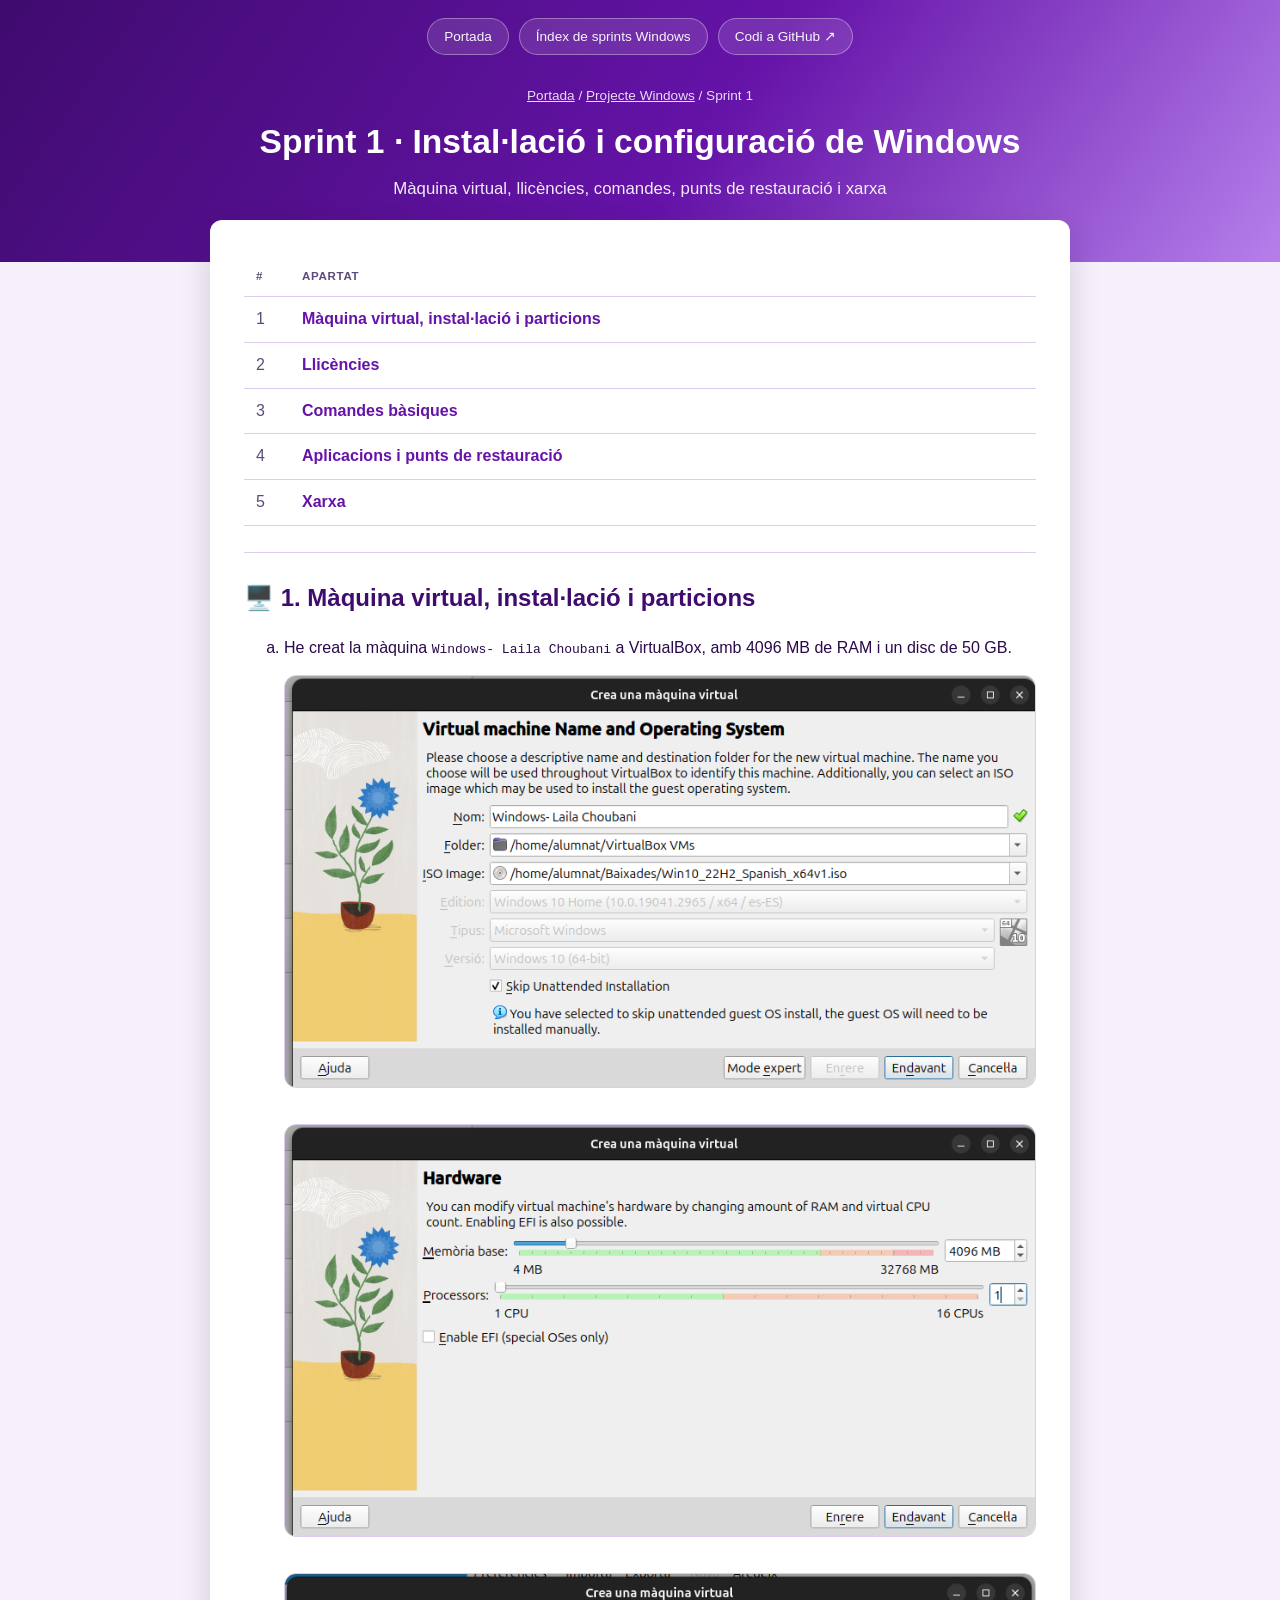
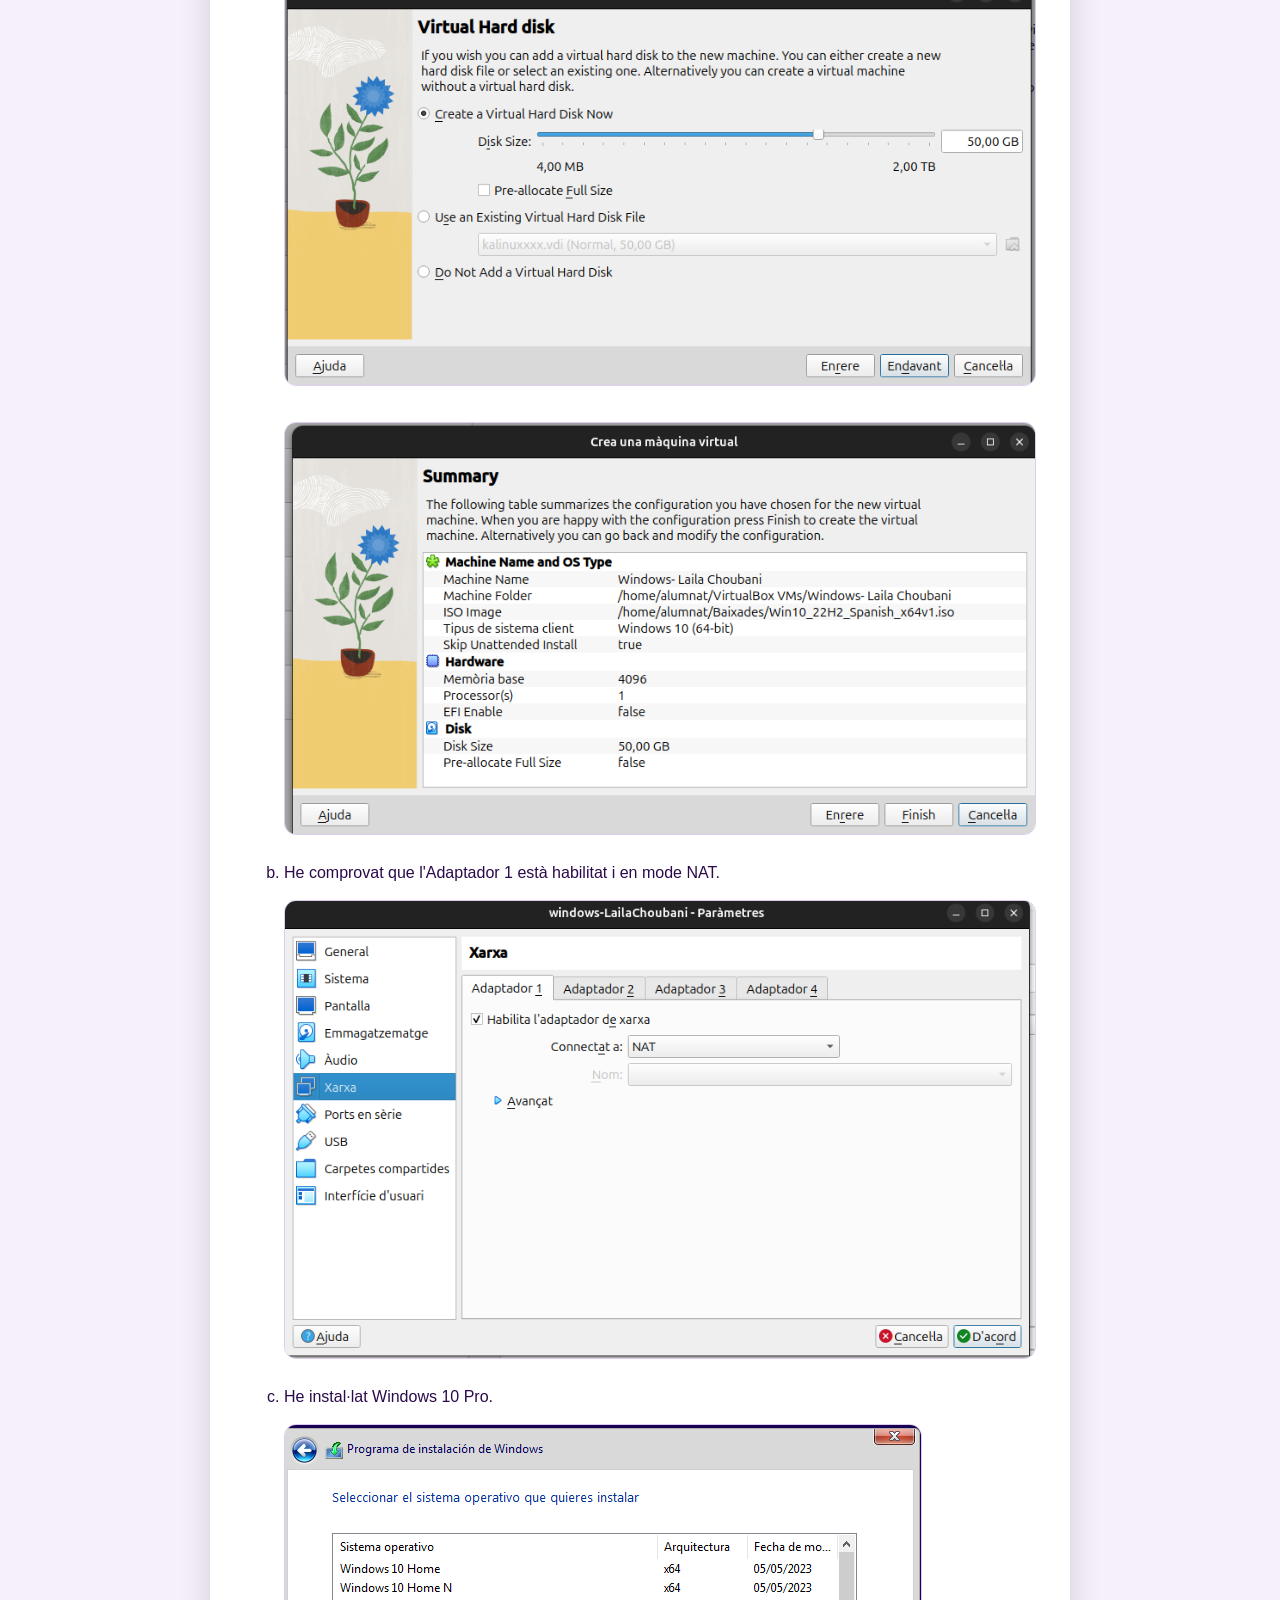
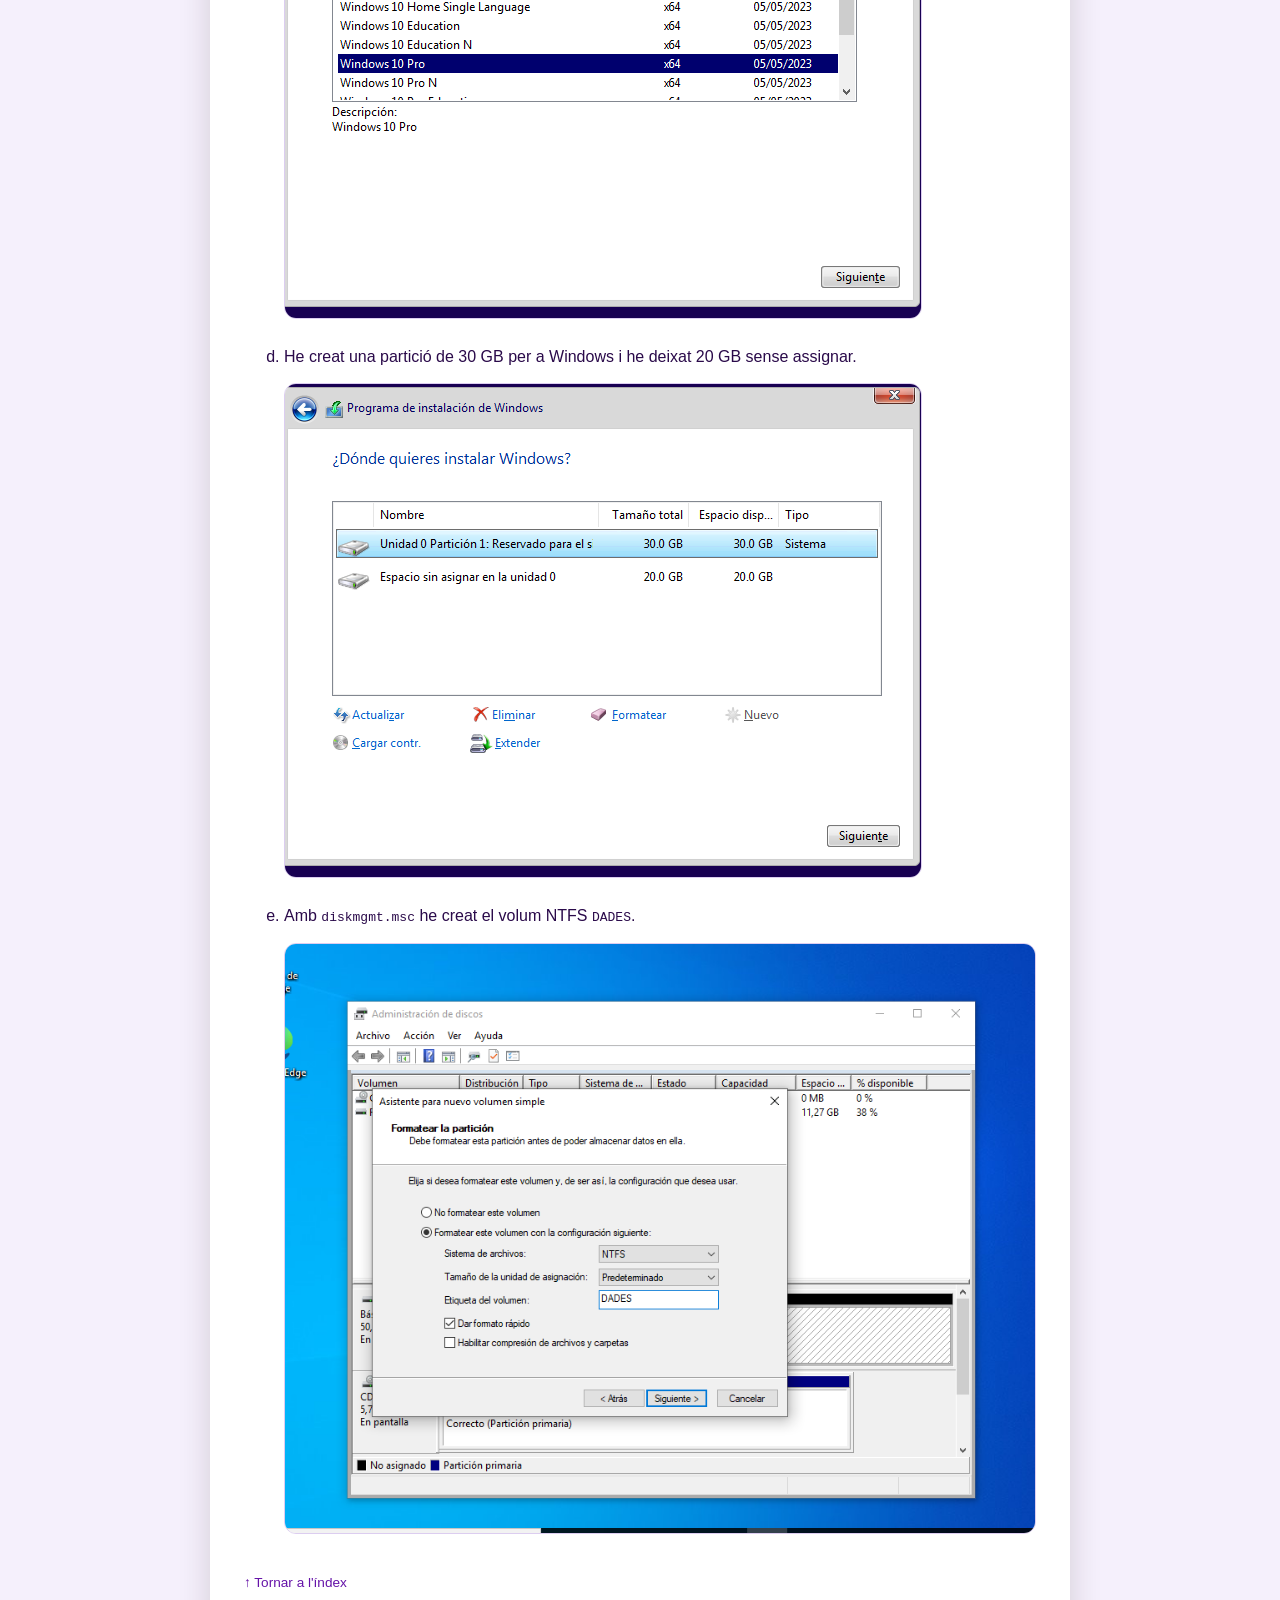
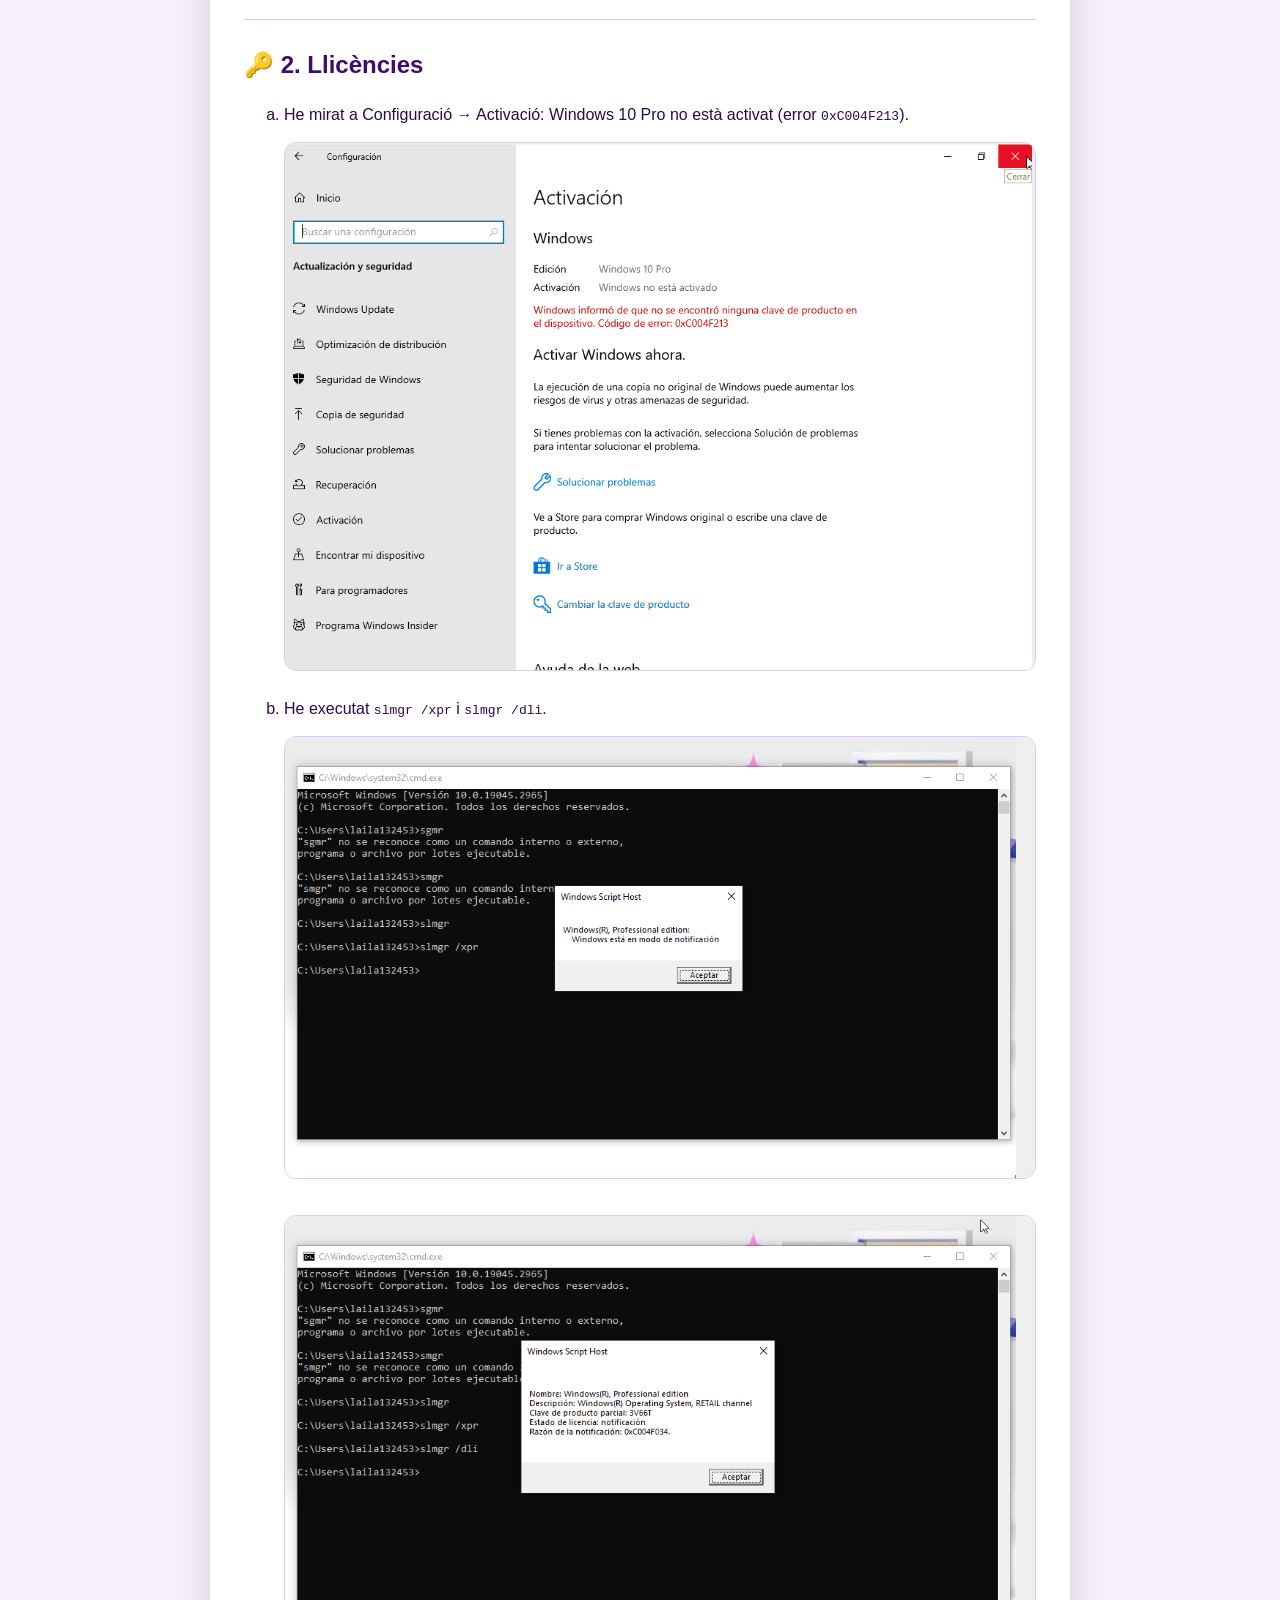
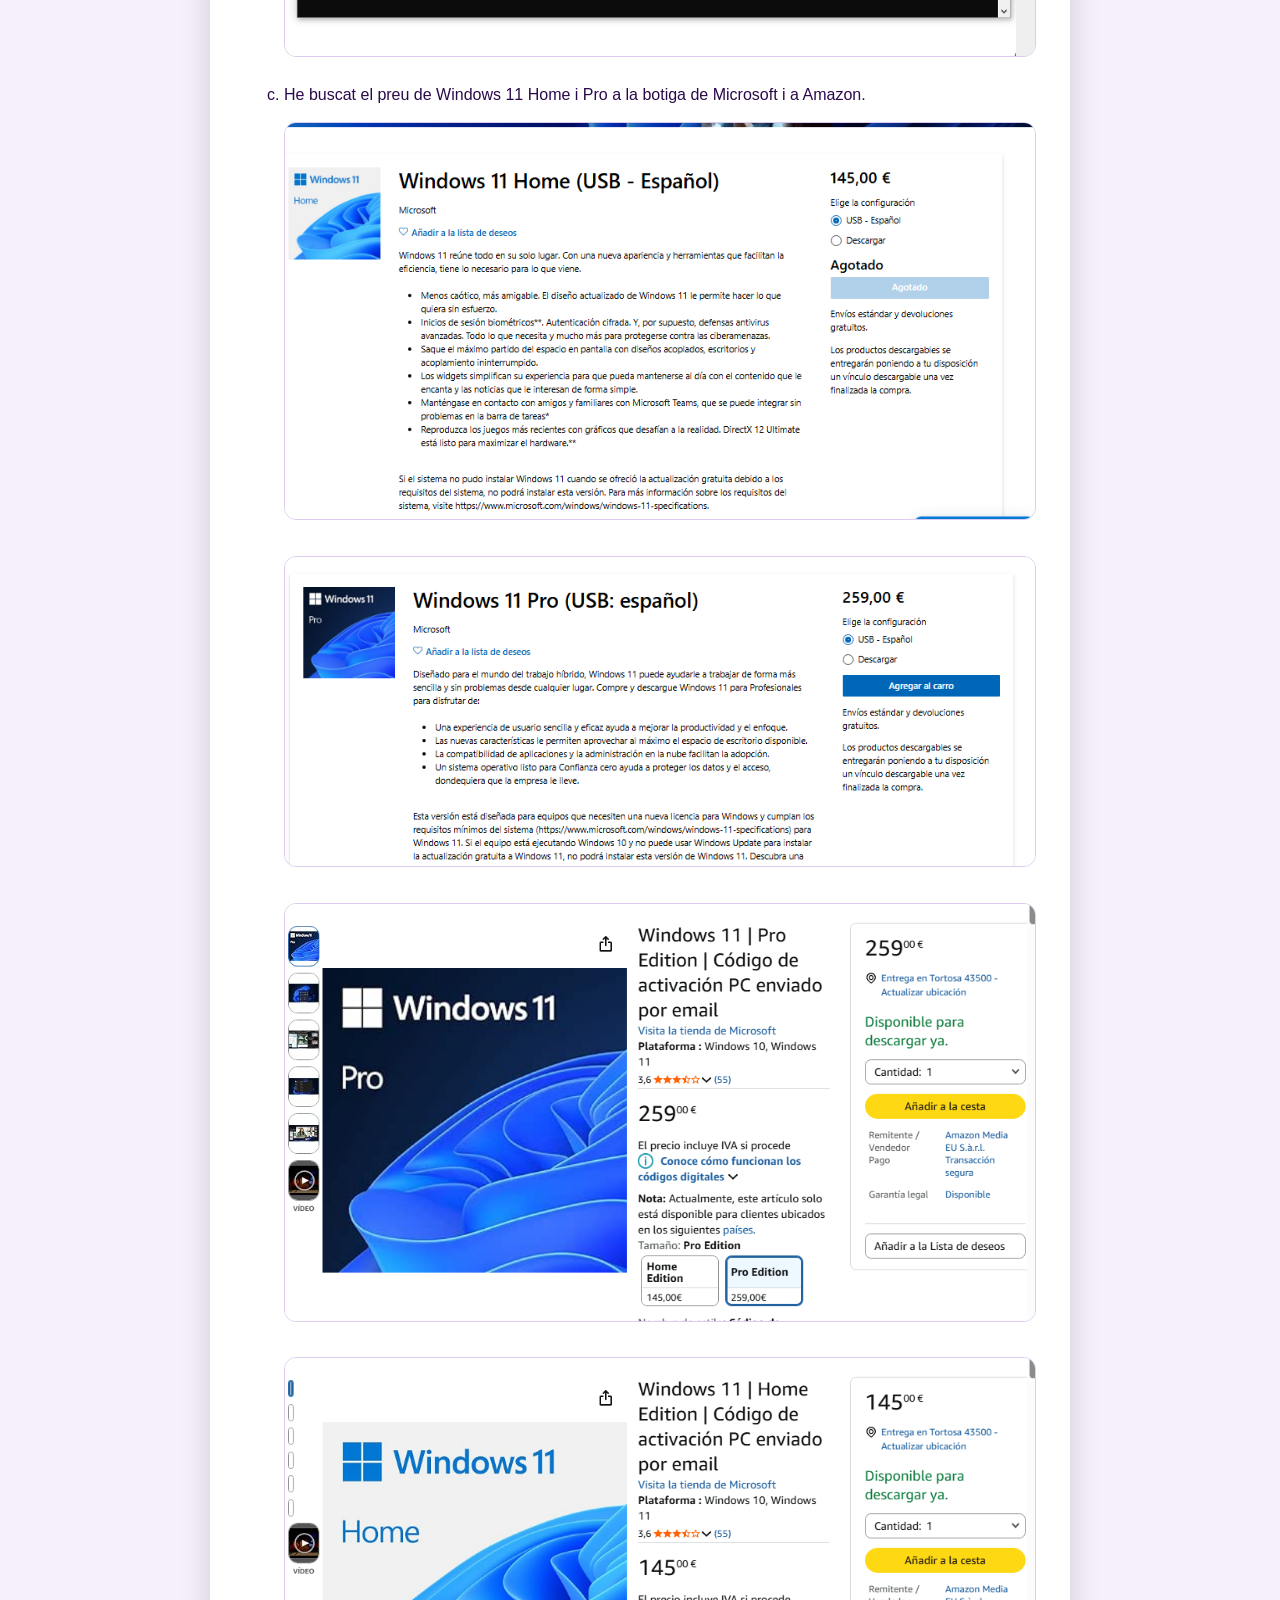
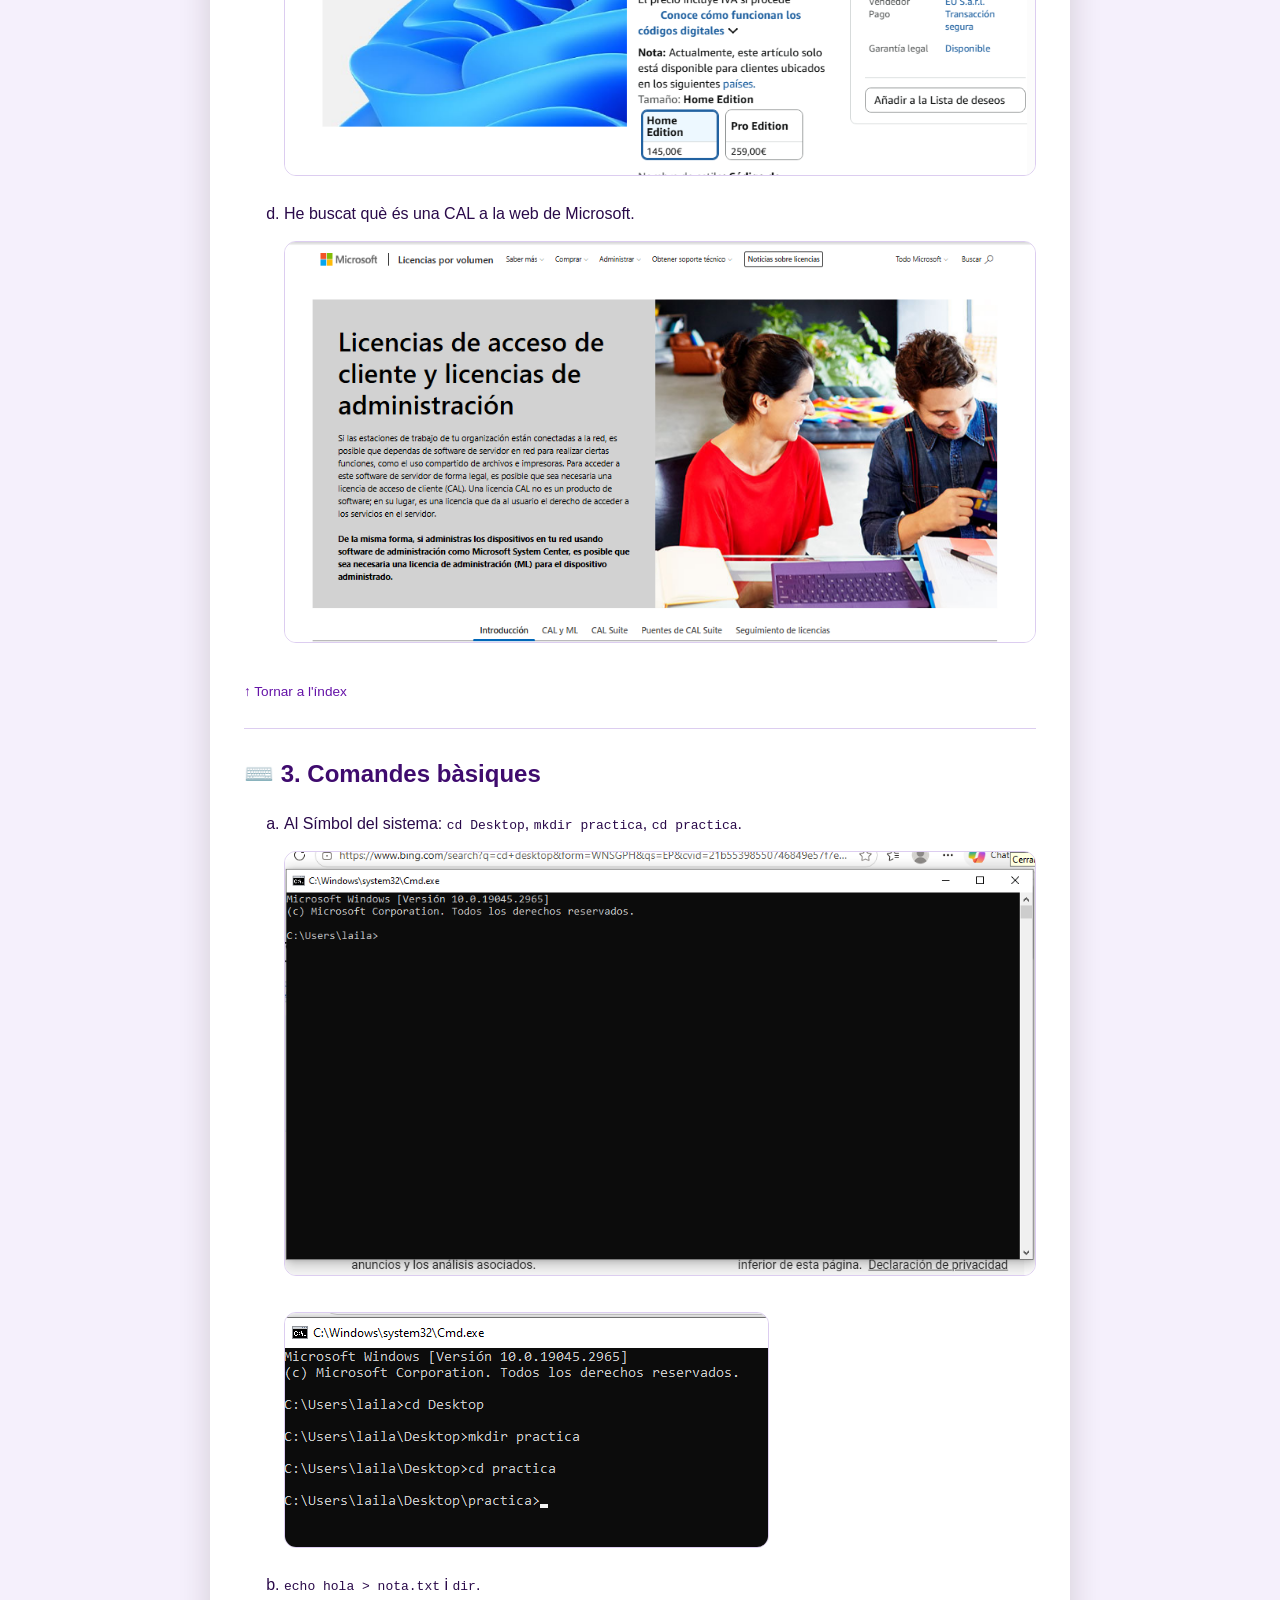
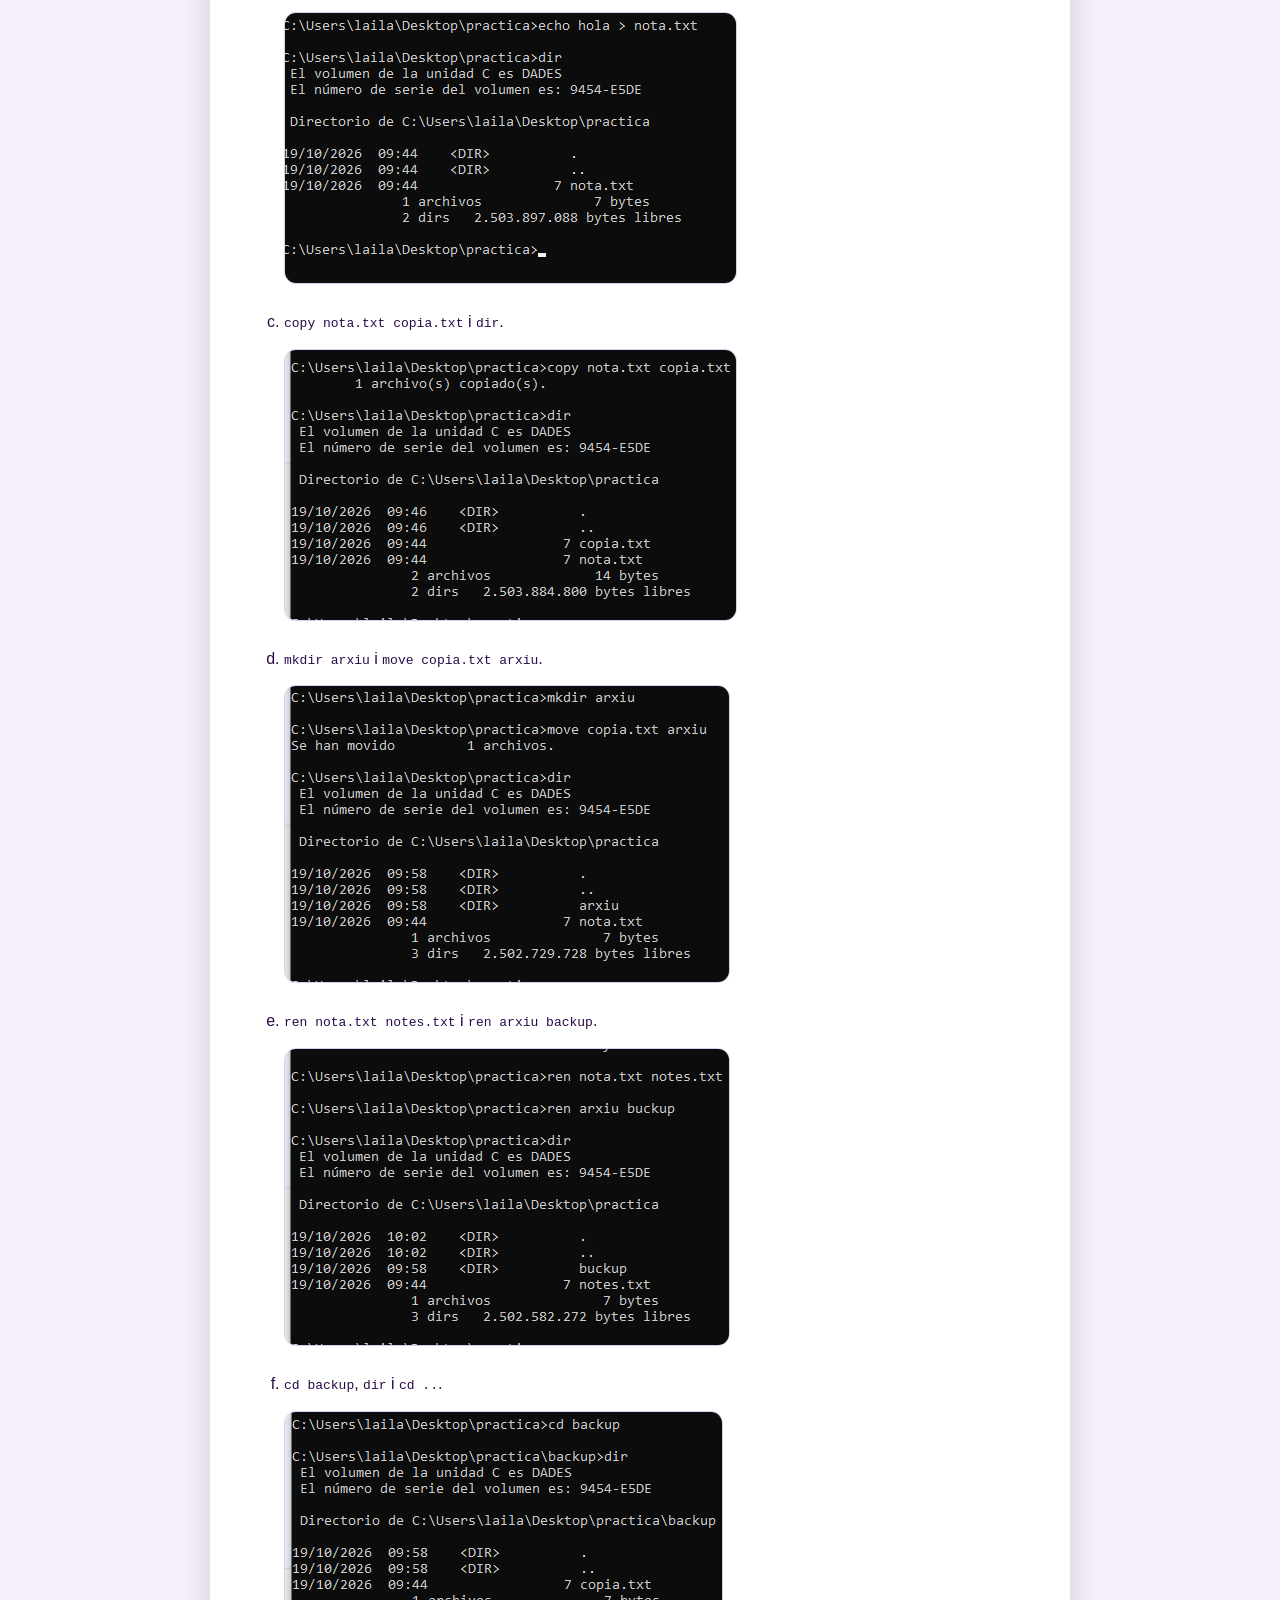
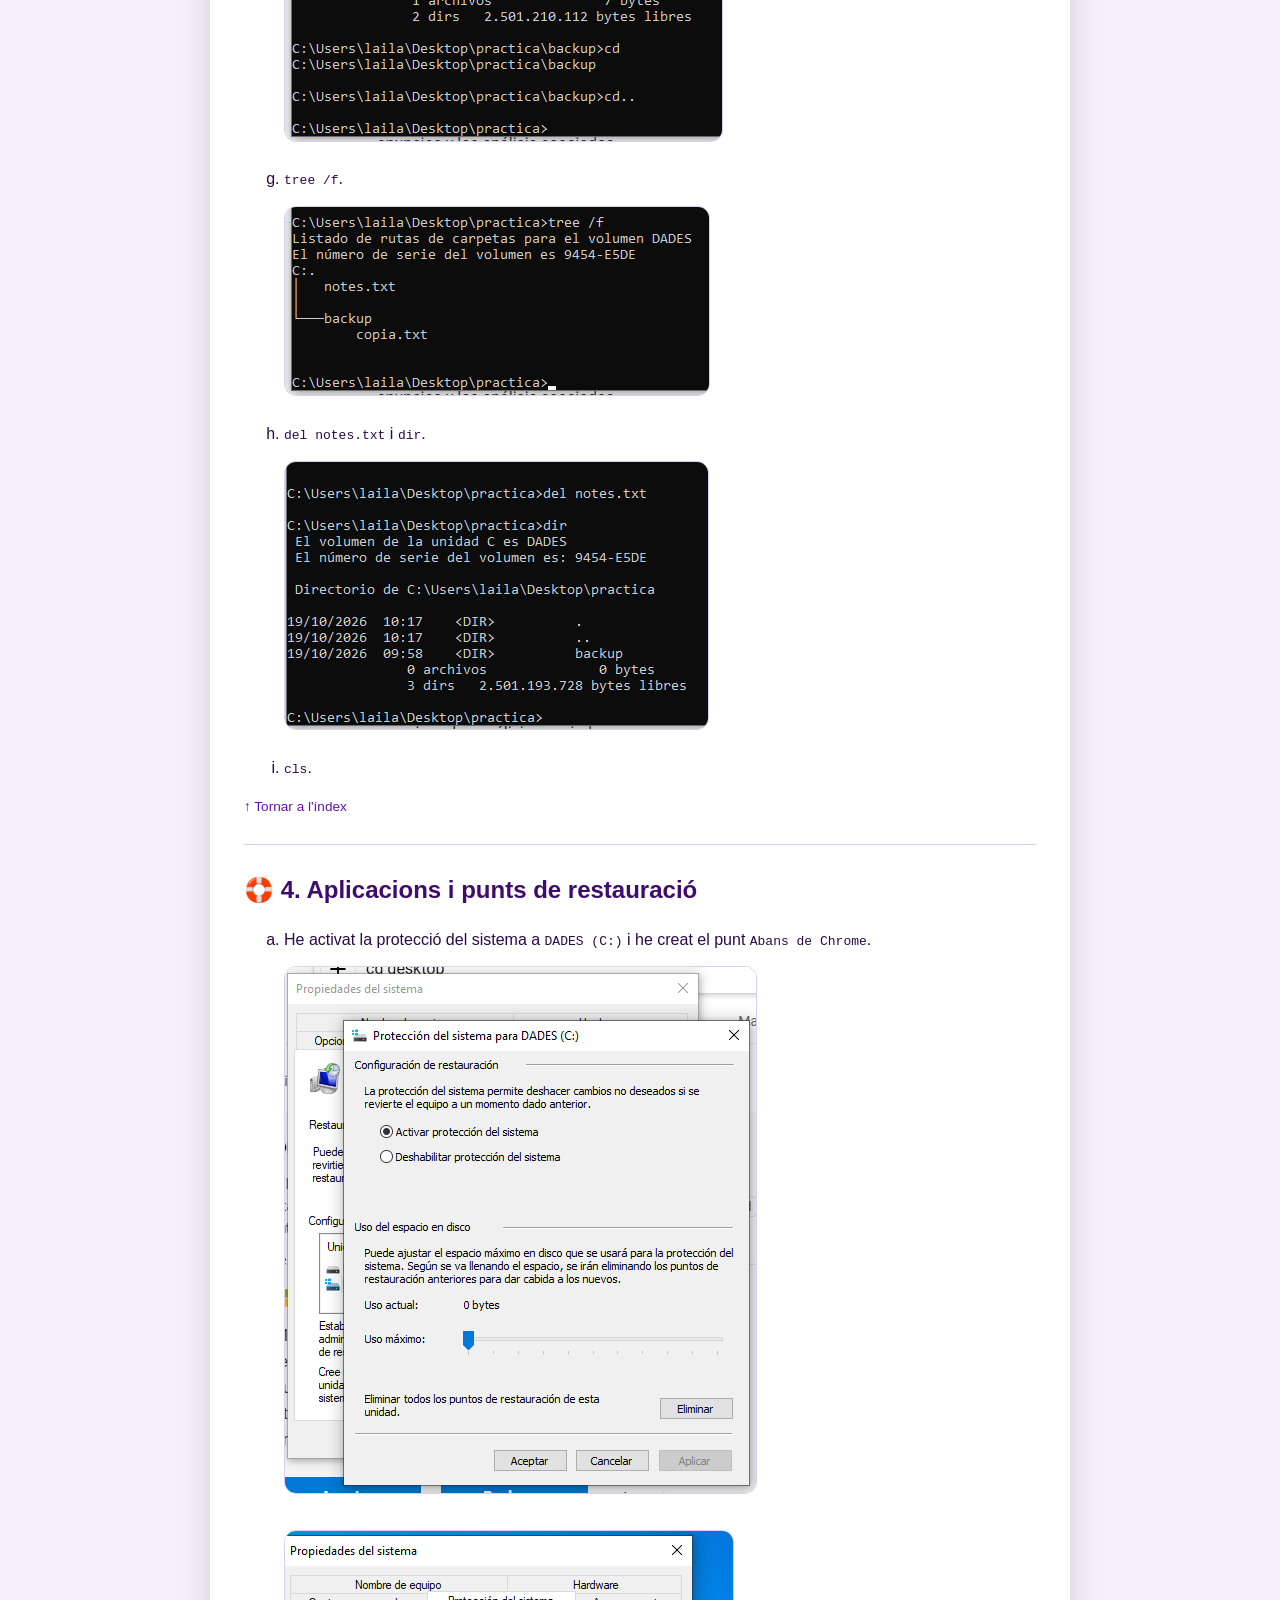
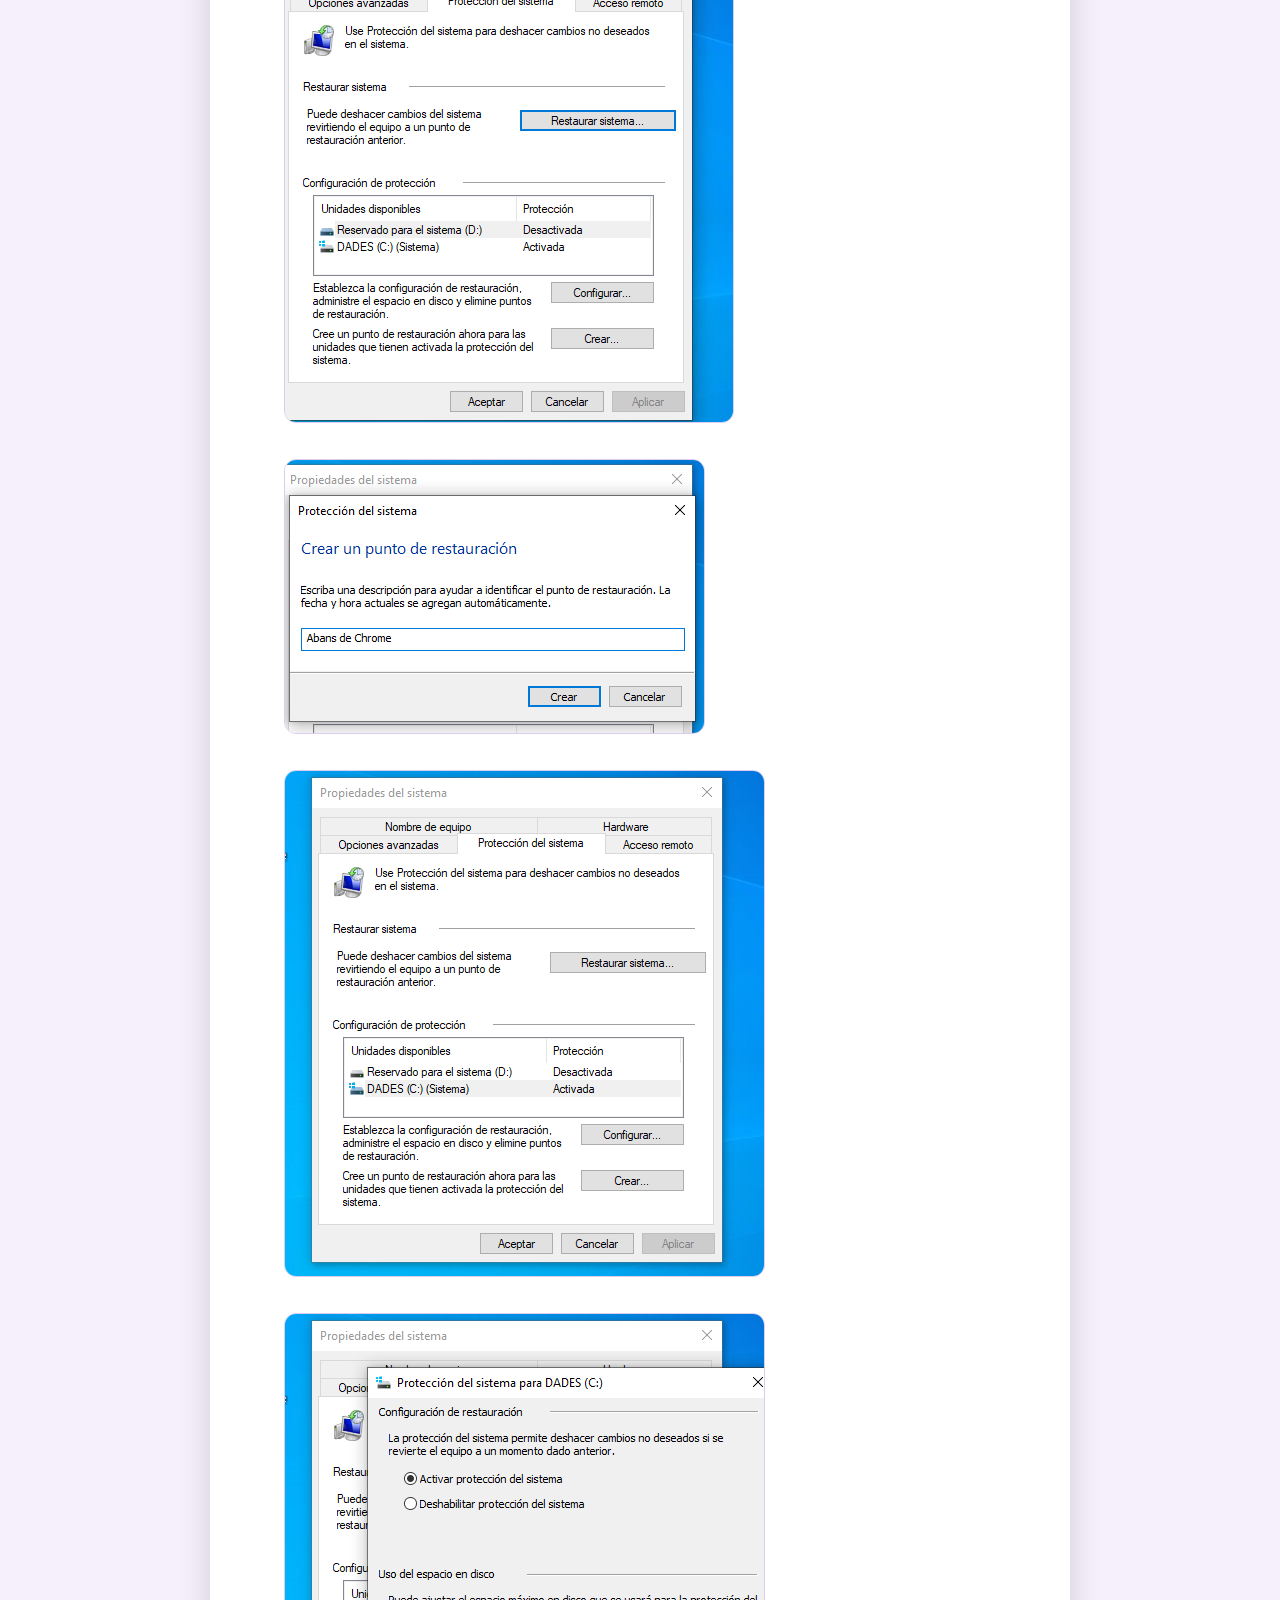
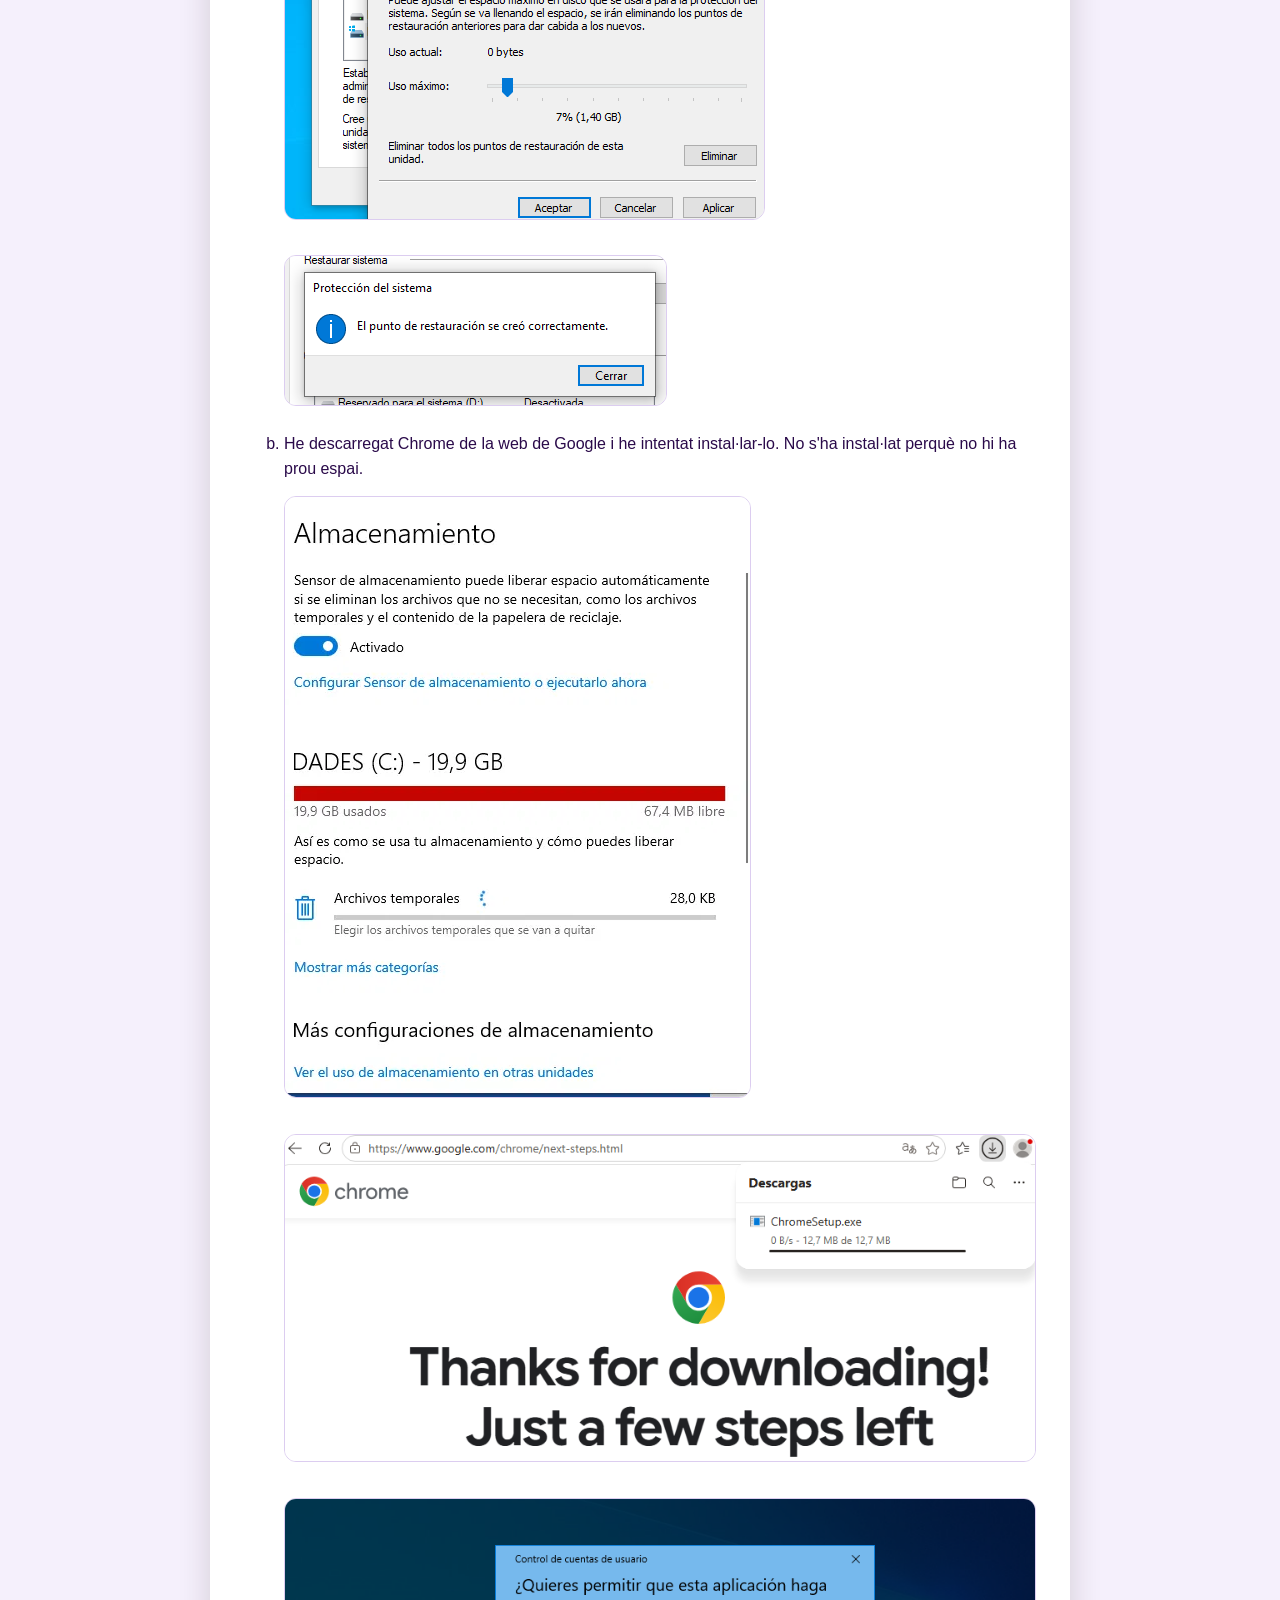
<file: windows/index.html>
<!DOCTYPE html>
<html lang="ca">
<head>
<meta charset="UTF-8">
<meta name="viewport" content="width=device-width, initial-scale=1.0">
<title>Sprint 1 Windows · Instal·lació i configuració de Windows</title>
<link rel="stylesheet" href="../css/estils.css">
</head>
<body>

<header class="hero">
  <nav class="hero-nav">
    <a href="../index.html">Portada</a>
    <a href="sprints.html">Índex de sprints Windows</a>
    <a href="https://github.com/lailachoubani/sistemes_operatius" target="_blank" rel="noopener">Codi a GitHub ↗</a>
  </nav>
  <div class="hero-titol">
    <p class="miguetes"><a href="../index.html">Portada</a> / <a href="sprints.html">Projecte Windows</a> / Sprint 1</p>
    <h1>Sprint 1 · Instal·lació i configuració de Windows</h1>
    <p class="subtitol">Màquina virtual, llicències, comandes, punts de restauració i xarxa</p>
  </div>
</header>

<main class="contenidor">
  <section class="panell">
    <a id="index-apartats"></a>
    <table class="taula-apartats">
      <thead>
        <tr><th>#</th><th>Apartat</th></tr>
      </thead>
      <tbody>
        <tr><td>1</td><td><a href="#apartat1">Màquina virtual, instal·lació i particions</a></td></tr>
        <tr><td>2</td><td><a href="#apartat2">Llicències</a></td></tr>
        <tr><td>3</td><td><a href="#apartat3">Comandes bàsiques</a></td></tr>
        <tr><td>4</td><td><a href="#apartat4">Aplicacions i punts de restauració</a></td></tr>
        <tr><td>5</td><td><a href="#apartat5">Xarxa</a></td></tr>
      </tbody>
    </table>

    <article class="apartat" id="apartat1">
      <h2>🖥️ 1. Màquina virtual, instal·lació i particions</h2>
      <ol type="a">
        <li>
          He creat la màquina <code>Windows- Laila Choubani</code> a VirtualBox, amb 4096 MB de RAM i un disc de 50 GB.
          <br>
          <img src="captures/por-pas/1.1-vm-nom-i-ram.png" alt="Creació de la màquina virtual a VirtualBox">
          <img src="captures/por-pas/1.1b-ram-i-processadors.png" alt="RAM i processadors">
          <img src="captures/por-pas/1.1c-disc-50gb.png" alt="Disc de 50 GB">
          <img src="captures/por-pas/1.1d-resum.png" alt="Resum de la configuració">
        </li>
        <li>
          He comprovat que l'Adaptador 1 està habilitat i en mode NAT.
          <br>
          <img src="captures/por-pas/1.2-adaptador-nat.png" alt="Adaptador 1 en NAT">
        </li>
        <li>
          He instal·lat Windows 10 Pro.
          <br>
          <img src="captures/por-pas/1.3-windows-10-pro.png" alt="Selecció de Windows 10 Pro">
        </li>
        <li>
          He creat una partició de 30 GB per a Windows i he deixat 20 GB sense assignar.
          <br>
          <img src="captures/por-pas/1.4-particions-30-20gb.png" alt="Particions de 30 GB i 20 GB sense assignar">
        </li>
        <li>
          Amb <code>diskmgmt.msc</code> he creat el volum NTFS <code>DADES</code>.
          <br>
          <img src="captures/por-pas/1.5-diskmgmt-dades.png" alt="Volum DADES">
        </li>
      </ol>
      <p class="tornar-index"><a href="#index-apartats">↑ Tornar a l'índex</a></p>
    </article>

    <article class="apartat" id="apartat2">
      <h2>🔑 2. Llicències</h2>
      <ol type="a">
        <li>
          He mirat a Configuració → Activació: Windows 10 Pro no està activat (error <code>0xC004F213</code>).
          <br>
          <img src="captures/por-pas/2.1-activacio.png" alt="Activació de Windows">
        </li>
        <li>
          He executat <code>slmgr /xpr</code> i <code>slmgr /dli</code>.
          <br>
          <img src="captures/por-pas/2.2a-slmgr-xpr.png" alt="slmgr /xpr">
          <img src="captures/por-pas/2.2-slmgr-dli.png" alt="slmgr /dli">
        </li>
        <li>
          He buscat el preu de Windows 11 Home i Pro a la botiga de Microsoft i a Amazon.
          <br>
          <img src="captures/por-pas/2.3a-preu-windows-11-home.png" alt="Preu de Windows 11 Home">
          <img src="captures/por-pas/2.3-preu-windows-11-pro.png" alt="Preu de Windows 11 Pro">
          <img src="captures/por-pas/2.3b-preu-amazon-pro.png" alt="Preu de Windows 11 Pro a Amazon">
          <img src="captures/por-pas/2.3c-preu-amazon-home.png" alt="Preu de Windows 11 Home a Amazon">
        </li>
        <li>
          He buscat què és una CAL a la web de Microsoft.
          <br>
          <img src="captures/por-pas/2.4-cal.png" alt="Pàgina de Microsoft sobre CAL">
        </li>
      </ol>
      <p class="tornar-index"><a href="#index-apartats">↑ Tornar a l'índex</a></p>
    </article>

    <article class="apartat" id="apartat3">
      <h2>⌨️ 3. Comandes bàsiques</h2>
      <ol type="a">
        <li>
          Al Símbol del sistema: <code>cd Desktop</code>, <code>mkdir practica</code>, <code>cd practica</code>.
          <br>
          <img src="captures/01-cmd-obert.png" alt="Símbol del sistema obert">
          <img src="captures/por-pas/3.1-cd-desktop-mkdir.png" alt="cd Desktop, mkdir practica i cd practica">
        </li>
        <li>
          <code>echo hola &gt; nota.txt</code> i <code>dir</code>.
          <br>
          <img src="captures/por-pas/3.2-echo-hola.png" alt="echo hola i dir">
        </li>
        <li>
          <code>copy nota.txt copia.txt</code> i <code>dir</code>.
          <br>
          <img src="captures/por-pas/3.3-copy.png" alt="copy i dir">
        </li>
        <li>
          <code>mkdir arxiu</code> i <code>move copia.txt arxiu</code>.
          <br>
          <img src="captures/por-pas/3.4-mkdir-move.png" alt="mkdir arxiu i move">
        </li>
        <li>
          <code>ren nota.txt notes.txt</code> i <code>ren arxiu backup</code>.
          <br>
          <img src="captures/por-pas/3.5-ren.png" alt="ren de fitxer i carpeta">
        </li>
        <li>
          <code>cd backup</code>, <code>dir</code> i <code>cd ..</code>.
          <br>
          <img src="captures/por-pas/3.6-cd-backup.png" alt="cd backup">
        </li>
        <li>
          <code>tree /f</code>.
          <br>
          <img src="captures/por-pas/3.7-tree.png" alt="tree /f">
        </li>
        <li>
          <code>del notes.txt</code> i <code>dir</code>.
          <br>
          <img src="captures/por-pas/3.8-del-notes.png" alt="del notes.txt">
        </li>
        <li>
          <code>cls</code>.
        </li>
      </ol>
      <p class="tornar-index"><a href="#index-apartats">↑ Tornar a l'índex</a></p>
    </article>

    <article class="apartat" id="apartat4">
      <h2>🛟 4. Aplicacions i punts de restauració</h2>
      <ol type="a">
        <li>
          He activat la protecció del sistema a <code>DADES (C:)</code> i he creat el punt <code>Abans de Chrome</code>.
          <br>
          <img src="captures/12-proteccio-sistema.png" alt="Protecció del sistema">
          <img src="captures/13-pestanya-proteccio.png" alt="Pestanya Protecció del sistema">
          <img src="captures/14-descripcio-punt.png" alt="Descripció del punt">
          <img src="captures/17-proteccio-c-activada.png" alt="Protecció activada a DADES (C:)">
          <img src="captures/18-limit-1-40gb.png" alt="Límit d'ús a 1,40 GB">
          <img src="captures/19-punt-creat-ok.png" alt="Punt creat correctament">
        </li>
        <li>
          He descarregat Chrome de la web de Google i he intentat instal·lar-lo. No s'ha instal·lat perquè no hi ha prou espai.
          <br>
          <img src="captures/por-pas/4.2-emmagatzematge-chrome.png" alt="Emmagatzematge de DADES (C:)">
          <img src="captures/20-descarrega-chrome.png" alt="Descàrrega de ChromeSetup.exe">
          <img src="captures/21-uac-google.png" alt="Control de comptes d'usuari">
          <img src="captures/22-chrome-sense-espai.png" alt="No hi ha prou espai en disc">
          <img src="captures/23-liberador-espai.png" alt="Liberador d'espai">
        </li>
        <li>
          No he pogut fer Restaurar sistema, perquè Chrome no s'ha instal·lat.
        </li>
      </ol>
      <p class="tornar-index"><a href="#index-apartats">↑ Tornar a l'índex</a></p>
    </article>

    <article class="apartat" id="apartat5">
      <h2>🌐 5. Xarxa</h2>
      <ol type="a">
        <li>
          Amb l'adaptador en NAT: <code>ipconfig</code>, <code>ping google.com</code> i <code>ping 8.8.8.8</code>. Funcionen.
          <br>
          <img src="captures/por-pas/5.1-ipconfig-nat.png" alt="ipconfig amb NAT">
          <img src="captures/por-pas/5.1b-ping-google-nat.png" alt="ping google.com amb NAT">
          <img src="captures/por-pas/5.1c-ping-8888-nat.png" alt="ping 8.8.8.8 amb NAT">
        </li>
        <li>
          He desmarcat Connecta el cable i he repetit els pings. No funcionen.
          <br>
          <img src="captures/por-pas/5.2a-xarxa-nat-cable-desconnectat.png" alt="Cable desconnectat">
          <img src="captures/por-pas/5.2-ping-cable-desconnectat.png" alt="Pings amb el cable desconnectat">
        </li>
        <li>
          He connectat el cable, he canviat l'adaptador a Adaptador pont i he repetit <code>ipconfig</code> i els pings. Ara funcionen.
          <br>
          <img src="captures/por-pas/5.3a-adaptador-pont.png" alt="Adaptador pont">
          <img src="captures/por-pas/5.3-ipconfig-pont.png" alt="ipconfig amb adaptador pont">
          <img src="captures/por-pas/5.3b-ping-google-pont.png" alt="ping google.com amb adaptador pont">
          <img src="captures/por-pas/5.3c-ping-8888-pont.png" alt="ping 8.8.8.8 amb adaptador pont">
        </li>
        <li>
          He posat el DNS manual <code>1.2.3.4</code> i he repetit els pings. <code>google.com</code> no funciona, però <code>8.8.8.8</code> sí. Després he tornat el DNS a automàtic i <code>google.com</code> funciona.
          <br>
          <img src="captures/por-pas/5.4-dns-manual-1234.png" alt="DNS manual 1.2.3.4">
          <img src="captures/por-pas/5.4b-ping-dns-manual.png" alt="Pings amb DNS 1.2.3.4">
          <img src="captures/por-pas/5.4c-dns-automatic.png" alt="DNS automàtic">
          <img src="captures/por-pas/5.4d-ping-google-final.png" alt="ping google.com final">
        </li>
      </ol>
      <p class="tornar-index"><a href="#index-apartats">↑ Tornar a l'índex</a></p>
    </article>

  </section>
</main>

<footer class="peu">
  <p class="peu-llicencia">
    This work is licensed under <a href="https://creativecommons.org/licenses/by-nc-nd/4.0/">Creative Commons Attribution-NonCommercial-NoDerivatives 4.0 International</a>
  </p>
  <p class="autoria">Autor/a: <strong>Laila Choubani</strong> · Pràctica 0 · Sistemes Operatius (ISOPJ1)</p>
</footer>

</body>
</html>
</file>
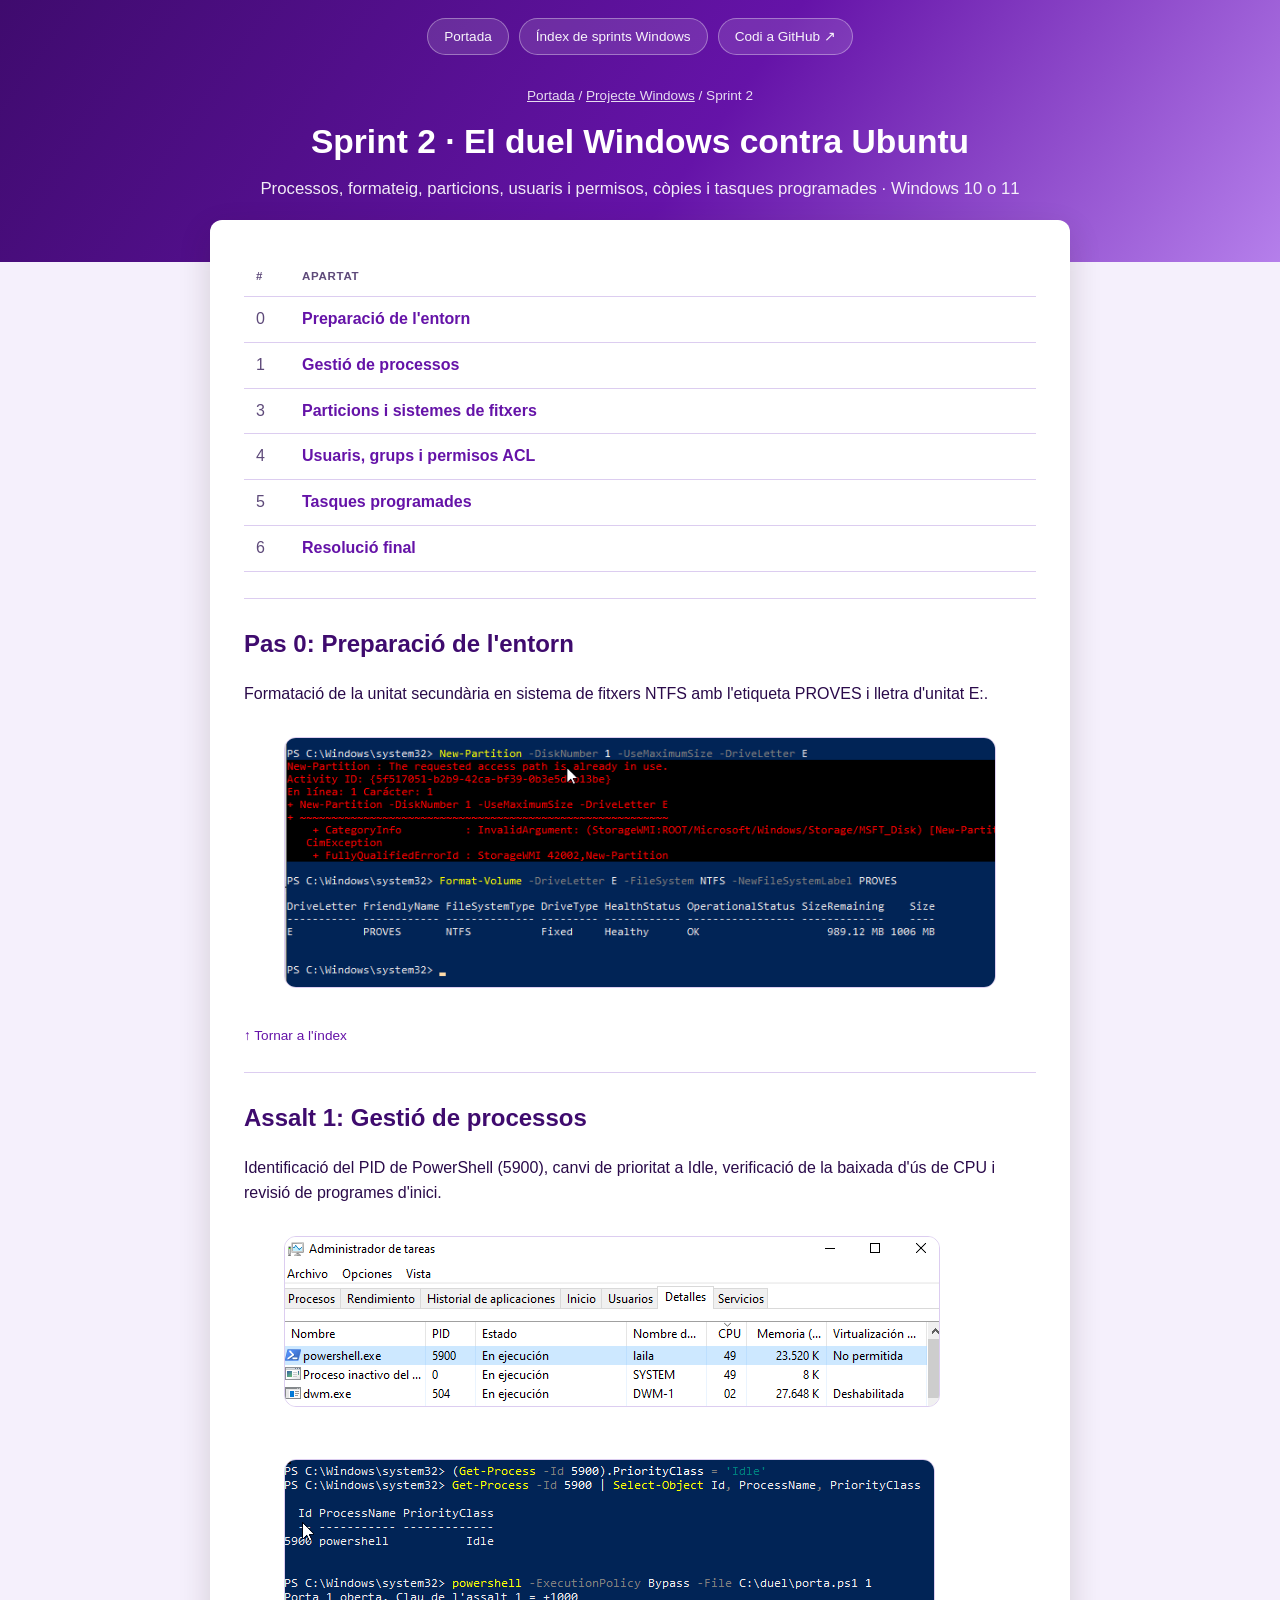
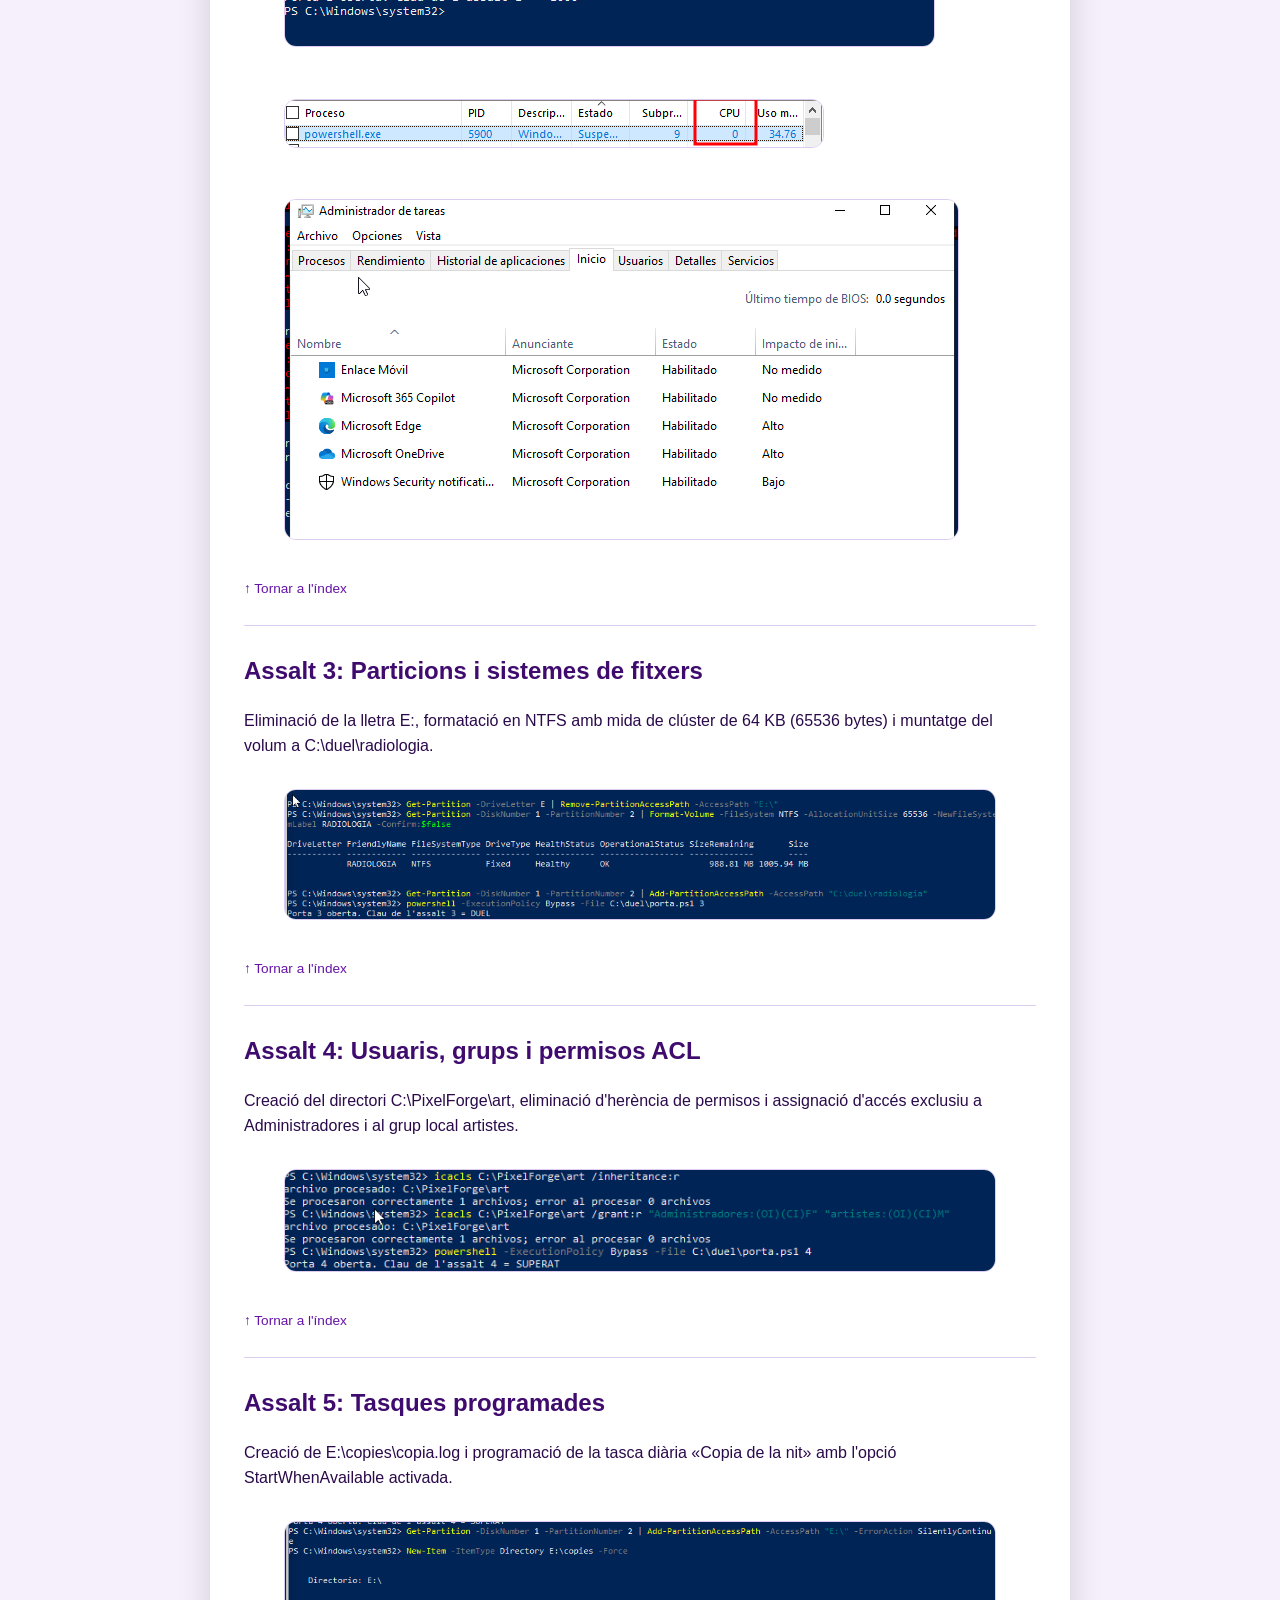
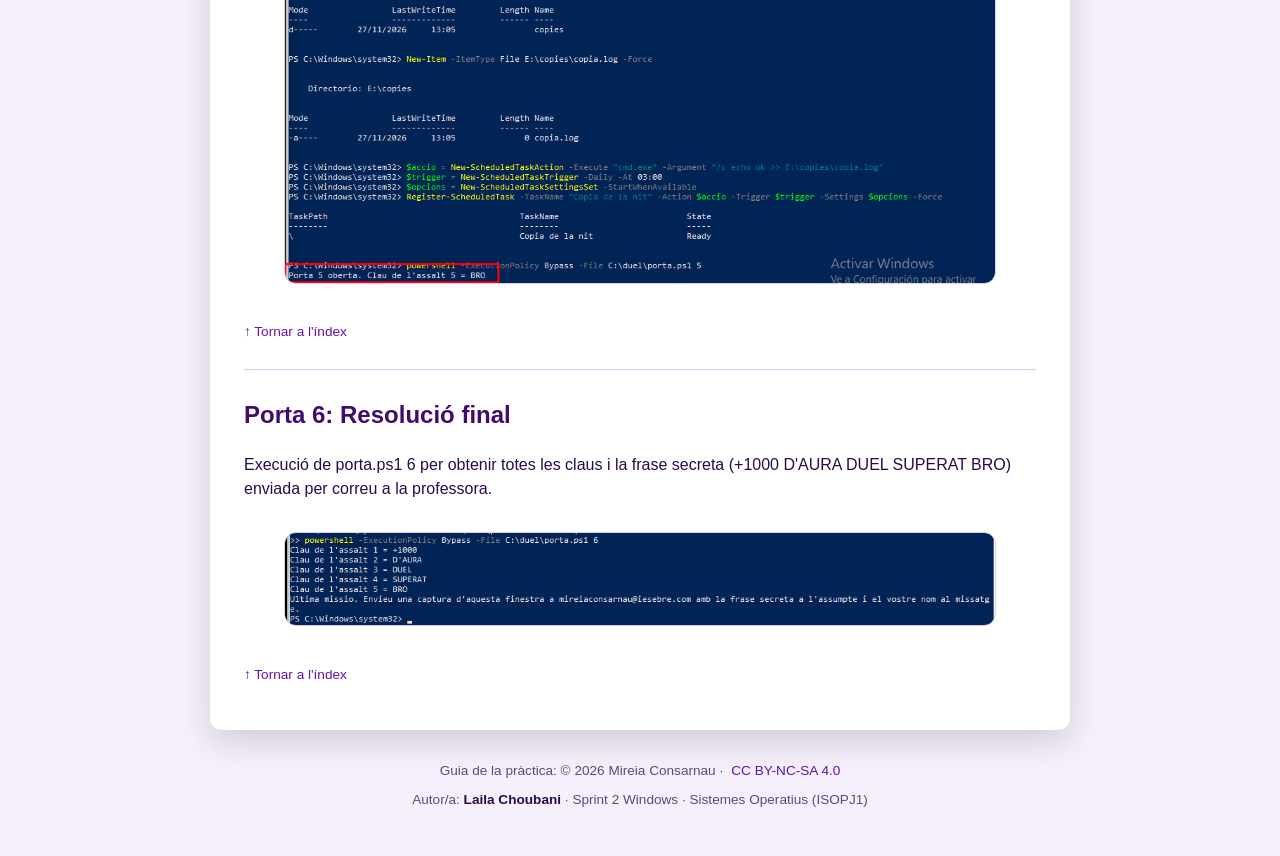
<file: windows/sprint2/index.html>
<!DOCTYPE html>
<html lang="ca">
<head>
<meta charset="UTF-8">
<meta name="viewport" content="width=device-width, initial-scale=1.0">
<title>Sprint 2 Windows · El duel Windows contra Ubuntu</title>
<link rel="stylesheet" href="../../css/estils.css">
</head>
<body>

<header class="hero">
  <nav class="hero-nav">
    <a href="../../index.html">Portada</a>
    <a href="../sprints.html">Índex de sprints Windows</a>
    <a href="https://github.com/lailachoubani/sistemes_operatius" target="_blank" rel="noopener">Codi a GitHub ↗</a>
  </nav>
  <div class="hero-titol">
    <p class="miguetes"><a href="../../index.html">Portada</a> / <a href="../sprints.html">Projecte Windows</a> / Sprint 2</p>
    <h1>Sprint 2 · El duel Windows contra Ubuntu</h1>
    <p class="subtitol">Processos, formateig, particions, usuaris i permisos, còpies i tasques programades · Windows 10 o 11</p>
  </div>
</header>

<main class="contenidor">
  <section class="panell">
    <a id="index-apartats"></a>
    <table class="taula-apartats">
      <thead>
        <tr><th>#</th><th>Apartat</th></tr>
      </thead>
      <tbody>
        <tr><td>0</td><td><a href="#duel-pas0">Preparació de l'entorn</a></td></tr>
        <tr><td>1</td><td><a href="#duel-1">Gestió de processos</a></td></tr>
        <tr><td>3</td><td><a href="#duel-3">Particions i sistemes de fitxers</a></td></tr>
        <tr><td>4</td><td><a href="#duel-4">Usuaris, grups i permisos ACL</a></td></tr>
        <tr><td>5</td><td><a href="#duel-5">Tasques programades</a></td></tr>
        <tr><td>6</td><td><a href="#duel-final">Resolució final</a></td></tr>
      </tbody>
    </table>

    <article class="apartat" id="duel-pas0">
      <h2>Pas 0: Preparació de l'entorn</h2>
      <p>Formatació de la unitat secundària en sistema de fitxers NTFS amb l'etiqueta PROVES i lletra d'unitat E:.</p>
      <figure><img src="captures/duel/01-1.png" alt="Pas 0: Preparació de l'entorn"></figure>
      <p class="tornar-index"><a href="#index-apartats">↑ Tornar a l'índex</a></p>
    </article>

    <article class="apartat" id="duel-1">
      <h2>Assalt 1: Gestió de processos</h2>
      <p>Identificació del PID de PowerShell (5900), canvi de prioritat a Idle, verificació de la baixada d'ús de CPU i revisió de programes d'inici.</p>
      <figure><img src="captures/duel/02-1.png" alt="Assalt 1: Gestió de processos"></figure>
      <figure><img src="captures/duel/02-2.png" alt="Assalt 1: Gestió de processos"></figure>
      <figure><img src="captures/duel/02-3.png" alt="Assalt 1: Gestió de processos"></figure>
      <figure><img src="captures/duel/02-4.png" alt="Assalt 1: Gestió de processos"></figure>
      <p class="tornar-index"><a href="#index-apartats">↑ Tornar a l'índex</a></p>
    </article>

    <article class="apartat" id="duel-3">
      <h2>Assalt 3: Particions i sistemes de fitxers</h2>
      <p>Eliminació de la lletra E:, formatació en NTFS amb mida de clúster de 64 KB (65536 bytes) i muntatge del volum a C:\duel\radiologia.</p>
      <figure><img src="captures/duel/03-1.png" alt="Assalt 3: Particions i sistemes de fitxers"></figure>
      <p class="tornar-index"><a href="#index-apartats">↑ Tornar a l'índex</a></p>
    </article>

    <article class="apartat" id="duel-4">
      <h2>Assalt 4: Usuaris, grups i permisos ACL</h2>
      <p>Creació del directori C:\PixelForge\art, eliminació d'herència de permisos i assignació d'accés exclusiu a Administradores i al grup local artistes.</p>
      <figure><img src="captures/duel/04-1.png" alt="Assalt 4: Usuaris, grups i permisos ACL"></figure>
      <p class="tornar-index"><a href="#index-apartats">↑ Tornar a l'índex</a></p>
    </article>

    <article class="apartat" id="duel-5">
      <h2>Assalt 5: Tasques programades</h2>
      <p>Creació de E:\copies\copia.log i programació de la tasca diària «Copia de la nit» amb l'opció StartWhenAvailable activada.</p>
      <figure><img src="captures/duel/05-1.png" alt="Assalt 5: Tasques programades"></figure>
      <p class="tornar-index"><a href="#index-apartats">↑ Tornar a l'índex</a></p>
    </article>

    <article class="apartat" id="duel-final">
      <h2>Porta 6: Resolució final</h2>
      <p>Execució de porta.ps1 6 per obtenir totes les claus i la frase secreta (+1000 D'AURA DUEL SUPERAT BRO) enviada per correu a la professora.</p>
      <figure><img src="captures/duel/06-1.png" alt="Porta 6: Resolució final"></figure>
      <p class="tornar-index"><a href="#index-apartats">↑ Tornar a l'índex</a></p>
    </article>

  </section>
</main>

<footer class="peu">
  <p class="peu-llicencia">
    Guia de la pràctica: © 2026 Mireia Consarnau · <a href="https://creativecommons.org/licenses/by-nc-sa/4.0/">CC BY-NC-SA 4.0</a>
  </p>
  <p class="autoria">Autor/a: <strong>Laila Choubani</strong> · Sprint 2 Windows · Sistemes Operatius (ISOPJ1)</p>
</footer>

</body>
</html>
</file>
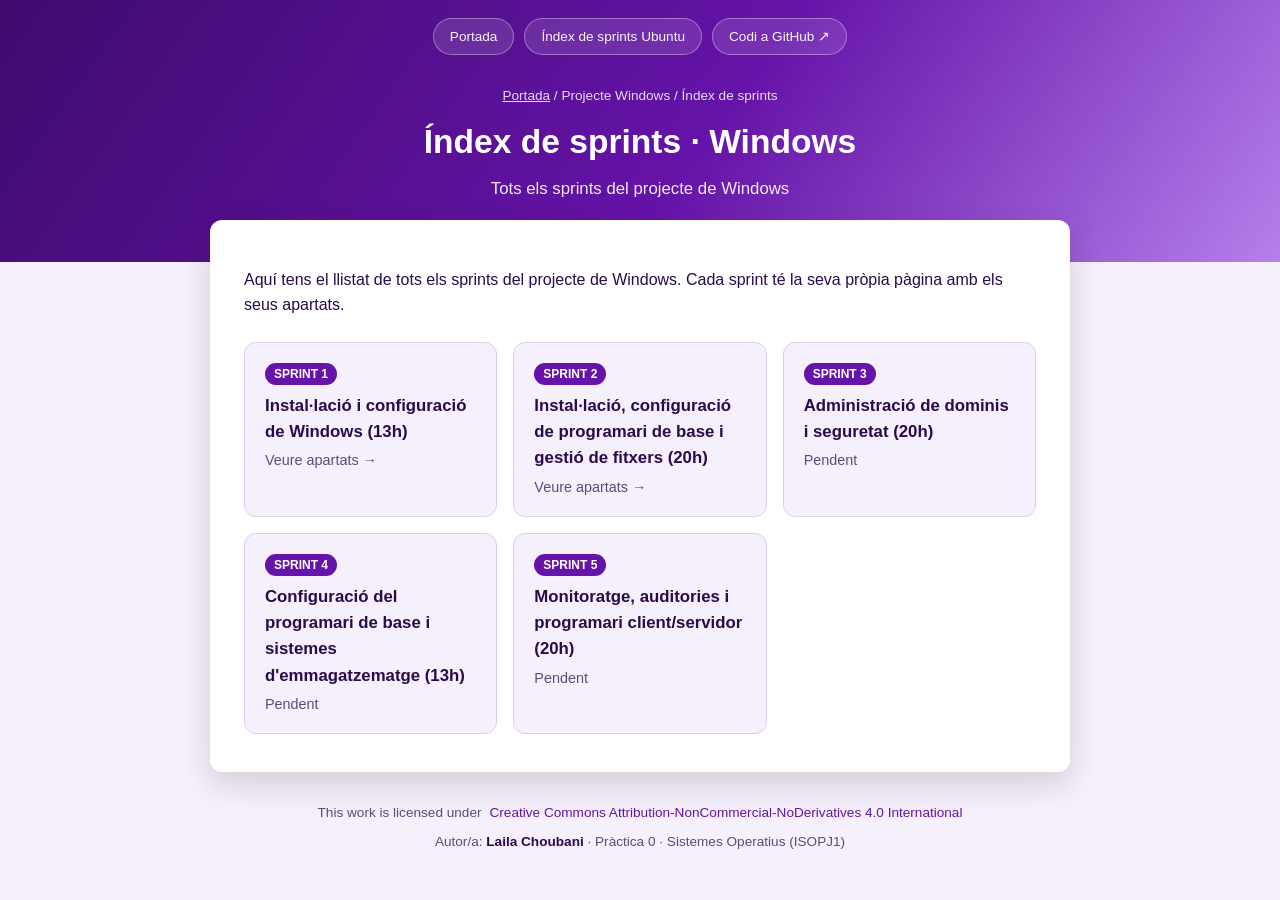
<file: windows/sprints.html>
<!DOCTYPE html>
<html lang="ca">
<head>
<meta charset="UTF-8">
<meta name="viewport" content="width=device-width, initial-scale=1.0">
<title>Índex de sprints · Windows</title>
<link rel="stylesheet" href="../css/estils.css">
</head>
<body>

<header class="hero">
  <nav class="hero-nav">
    <a href="../index.html">Portada</a>
    <a href="../sprints.html">Índex de sprints Ubuntu</a>
    <a href="https://github.com/lailachoubani/sistemes_operatius" target="_blank" rel="noopener">Codi a GitHub ↗</a>
  </nav>
  <div class="hero-titol">
    <p class="miguetes"><a href="../index.html">Portada</a> / Projecte Windows / Índex de sprints</p>
    <h1>Índex de sprints · Windows</h1>
    <p class="subtitol">Tots els sprints del projecte de Windows</p>
  </div>
</header>

<main class="contenidor">
  <section class="panell">
    <p>Aquí tens el llistat de tots els sprints del projecte de Windows. Cada sprint té la seva pròpia pàgina amb els seus apartats.</p>

    <div class="rejilla-targetes">

      <a class="targeta" href="index.html">
        <span class="numero">SPRINT 1</span>
        <h3>Instal·lació i configuració de Windows (13h)</h3>
        <p>Veure apartats →</p>
      </a>

      <a class="targeta" href="sprint2/index.html">
        <span class="numero">SPRINT 2</span>
        <h3>Instal·lació, configuració de programari de base i gestió de fitxers (20h)</h3>
        <p>Veure apartats →</p>
      </a>

      <div class="targeta">
        <span class="numero">SPRINT 3</span>
        <h3>Administració de dominis i seguretat (20h)</h3>
        <p>Pendent</p>
      </div>

      <div class="targeta">
        <span class="numero">SPRINT 4</span>
        <h3>Configuració del programari de base i sistemes d'emmagatzematge (13h)</h3>
        <p>Pendent</p>
      </div>

      <div class="targeta">
        <span class="numero">SPRINT 5</span>
        <h3>Monitoratge, auditories i programari client/servidor (20h)</h3>
        <p>Pendent</p>
      </div>

    </div>
  </section>
</main>

<footer class="peu">
  <p class="peu-llicencia">
    This work is licensed under <a href="https://creativecommons.org/licenses/by-nc-nd/4.0/">Creative Commons Attribution-NonCommercial-NoDerivatives 4.0 International</a>
  </p>
  <p class="autoria">Autor/a: <strong>Laila Choubani</strong> · Pràctica 0 · Sistemes Operatius (ISOPJ1)</p>
</footer>

</body>
</html>
</file>
<file: css/estils.css>
/* Full de estils comu per a tot el lloc.
   Enllaça-la sempre igual:
   <link rel="stylesheet" href="../css/estils.css">  (des d'una carpeta de sprint)
   <link rel="stylesheet" href="css/estils.css">      (des de l'arrel) */

:root {
  --mari: #3F0B6E;
  --teal: #6513A8;
  --ambre: #B57FEB;
  --tinta: #2A0A4A;
  --tinta-suau: #5E4A7A;
  --fons: #F5F0FC;
  --blanc: #ffffff;
  --vora: #DCCDF0;
  --radi: 12px;
}

* { box-sizing: border-box; }

body {
  margin: 0;
  font-family: "Segoe UI", Roboto, Arial, sans-serif;
  color: var(--tinta);
  background: var(--fons);
  line-height: 1.55;
}

a { color: var(--teal); text-decoration: none; }
a:hover { text-decoration: underline; }

.contenidor {
  max-width: 900px;
  margin: 0 auto;
  padding: 0 20px;
}

/* ---------- Capçalera / hero (present a totes les pàgines) ---------- */
.hero {
  background: linear-gradient(125deg, var(--mari) 0%, var(--teal) 55%, var(--ambre) 100%);
  padding-bottom: 60px;
  color: var(--blanc);
}

.hero-nav {
  display: flex;
  justify-content: center;
  gap: 10px;
  flex-wrap: wrap;
  padding: 18px 20px 0;
}

.hero-nav a {
  color: rgba(255, 255, 255, 0.95);
  background: rgba(255, 255, 255, 0.12);
  border: 1px solid rgba(255, 255, 255, 0.35);
  padding: 7px 16px;
  border-radius: 999px;
  font-size: 0.85rem;
  text-decoration: none;
}
.hero-nav a:hover { background: rgba(255, 255, 255, 0.24); text-decoration: none; }

.hero-titol {
  text-align: center;
  padding: 30px 20px 0;
}

.hero-titol .miguetes {
  font-size: 0.85rem;
  opacity: 0.85;
  margin: 0 0 10px;
}
.hero-titol .miguetes a { color: #fff; text-decoration: underline; }

.hero-titol h1 {
  margin: 0 0 8px;
  font-size: 2.1rem;
  color: #fff;
}

.hero-titol p.subtitol {
  margin: 0;
  opacity: 0.92;
  font-size: 1.05rem;
}

/* ---------- Panell blanc flotant que xafa el hero ---------- */
main { padding-bottom: 50px; }

.panell {
  background: var(--blanc);
  border-radius: var(--radi);
  box-shadow: 0 12px 32px rgba(46, 21, 27, 0.16);
  margin-top: -42px;
  padding: 32px 34px;
  position: relative;
  z-index: 1;
}

/* ---------- Portada ---------- */
.portada-hero { text-align: center; }
.portada-hero img.imatge-portada {
  max-width: 300px;
  width: 100%;
  height: auto;
  margin-bottom: 22px;
}

.fitxa-alumne {
  display: inline-block;
  background: var(--fons);
  border: 1px solid var(--vora);
  border-radius: var(--radi);
  padding: 14px 22px;
  margin: 20px 0;
  text-align: left;
}
.fitxa-alumne p { margin: 3px 0; }
.fitxa-alumne strong { color: var(--mari); }

.boto {
  display: inline-block;
  background: var(--teal);
  color: var(--blanc) !important;
  padding: 12px 26px;
  border-radius: var(--radi);
  font-weight: 600;
  text-decoration: none !important;
  margin-top: 8px;
}
.boto:hover { background: var(--mari); }

/* ---------- Graella de targetes (sprints / apartats) ---------- */
.rejilla-targetes {
  display: grid;
  grid-template-columns: repeat(auto-fit, minmax(220px, 1fr));
  gap: 16px;
  margin: 24px 0 6px;
}

.targeta {
  display: block;
  background: var(--fons);
  border: 1px solid var(--vora);
  border-radius: var(--radi);
  padding: 18px 20px;
  transition: box-shadow 0.15s, transform 0.15s;
}
.targeta:hover {
  box-shadow: 0 4px 14px rgba(55, 110, 111, 0.18);
  transform: translateY(-2px);
  text-decoration: none;
}
.targeta .numero {
  display: inline-block;
  background: var(--teal);
  color: var(--blanc);
  font-size: 0.75rem;
  font-weight: 700;
  padding: 2px 9px;
  border-radius: 999px;
  margin-bottom: 8px;
}
.targeta h3 { margin: 0 0 4px; color: var(--tinta); font-size: 1.05rem; }
.targeta p { margin: 0; color: var(--tinta-suau); font-size: 0.9rem; }

h1, h2 { color: var(--mari); }

.consell {
  color: var(--tinta-suau);
  font-size: 0.9rem;
  margin-top: 18px;
}
.consell code { background: var(--fons); padding: 1px 5px; border-radius: 4px; }

/* ---------- Taula d'apartats (índex intern d'un sprint, amb ancoratges) ---------- */
.taula-apartats {
  width: 100%;
  border-collapse: collapse;
  margin: 6px 0 8px;
}
.taula-apartats th, .taula-apartats td {
  text-align: left;
  padding: 10px 12px;
  border-bottom: 1px solid var(--vora);
}
.taula-apartats th {
  font-size: 0.72rem;
  letter-spacing: 0.06em;
  text-transform: uppercase;
  color: var(--tinta-suau);
}
.taula-apartats td:first-child, .taula-apartats th:first-child { width: 46px; color: var(--tinta-suau); }
.taula-apartats tr:hover td { background: var(--fons); }
.taula-apartats a { font-weight: 600; }

/* ---------- Contingut d'un apartat, dins de la mateixa pàgina ---------- */
.apartat {
  scroll-margin-top: 20px;
  padding-top: 26px;
  margin-top: 26px;
  border-top: 1px solid var(--vora);
}
.apartat h2 { margin-top: 0; }
.apartat img {
  max-width: 100%;
  border-radius: var(--radi);
  border: 1px solid var(--vora);
  margin: 14px 0;
}
.apartat ul { padding-left: 22px; }
.apartat li { margin: 4px 0; }
.tornar-index { font-size: 0.85rem; }

/* ---------- Peu de pàgina: llicència i autoria (fix a totes les pàgines) ---------- */
footer.peu {
  text-align: center;
  color: var(--tinta-suau);
  font-size: 0.85rem;
  padding: 30px 20px 46px;
}
.peu-llicencia {
  display: flex;
  align-items: center;
  justify-content: center;
  gap: 8px;
  flex-wrap: wrap;
  margin: 0 0 8px;
}
.peu-llicencia img { display: block; }
footer.peu .autoria { margin: 0; }
footer.peu .autoria strong { color: var(--tinta); }

/* ---------- Bloc de llicència a la portada ---------- */
.bloc-llicencia {
  border: 1px solid var(--vora);
  border-radius: var(--radi);
  padding: 18px 20px;
  margin-top: 22px;
  text-align: left;
  background: var(--fons);
}
.bloc-llicencia h3 { margin: 0 0 8px; font-size: 1rem; color: var(--mari); }
.bloc-llicencia p { margin: 6px 0; font-size: 0.92rem; }
.bloc-llicencia .badge-cc { display: flex; align-items: center; gap: 10px; margin-top: 10px; }
</file>
